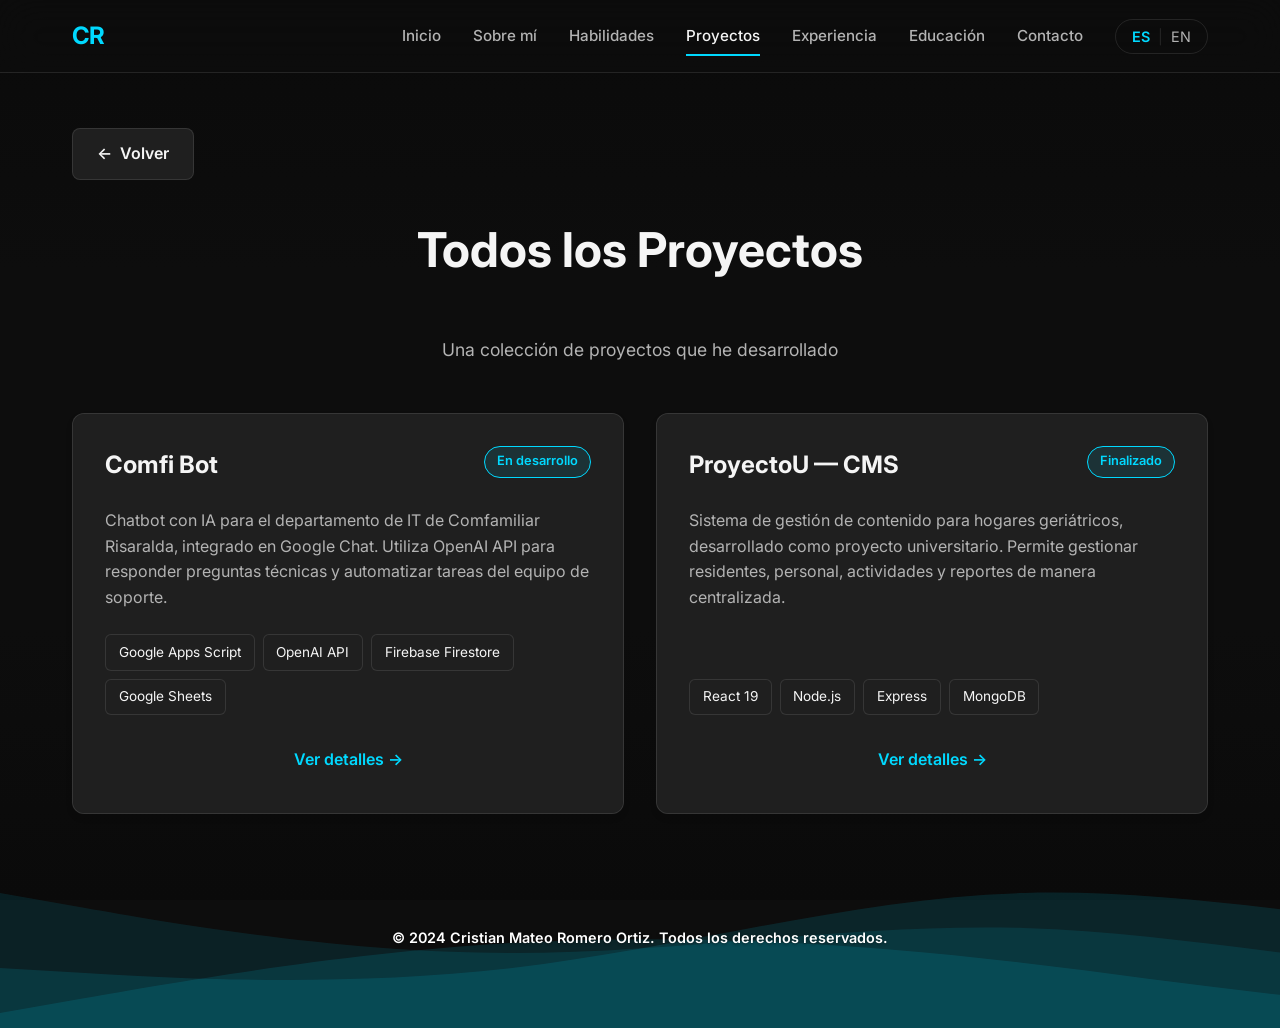
<file: projects/index.html>
<!DOCTYPE html>
<html lang="es">
<head>
    <!-- Google tag (gtag.js) -->
    <script async src="https://www.googletagmanager.com/gtag/js?id=G-EN94PYY3MG"></script>
    <script>
      window.dataLayer = window.dataLayer || [];
      function gtag(){dataLayer.push(arguments);}
      gtag('js', new Date());

      gtag('config', 'G-EN94PYY3MG');
    </script>

    <meta charset="UTF-8">
    <meta name="viewport" content="width=device-width, initial-scale=1.0">
    <title>Proyectos — Cristian Romero</title>
    <link rel="stylesheet" href="../style.css">
    <link rel="preconnect" href="https://fonts.googleapis.com">
    <link rel="preconnect" href="https://fonts.gstatic.com" crossorigin>
    <link href="https://fonts.googleapis.com/css2?family=Inter:wght@300;400;500;600;700&display=swap" rel="stylesheet">
</head>
<body>
    <!-- Navbar fija -->
    <header class="navbar">
        <div class="container">
            <a href="../index.html" class="logo">CR</a>

            <button class="menu-toggle" aria-label="Toggle menu">
                <span></span>
                <span></span>
                <span></span>
            </button>

            <nav class="nav-menu">
                <a href="../index.html#hero" class="nav-link" data-es="Inicio" data-en="Home">Inicio</a>
                <a href="../index.html#about" class="nav-link" data-es="Sobre mí" data-en="About">Sobre mí</a>
                <a href="../index.html#skills" class="nav-link" data-es="Habilidades" data-en="Skills">Habilidades</a>
                <a href="../index.html#projects" class="nav-link active" data-es="Proyectos" data-en="Projects">Proyectos</a>
                <a href="../index.html#experience" class="nav-link" data-es="Experiencia" data-en="Experience">Experiencia</a>
                <a href="../index.html#education" class="nav-link" data-es="Educación" data-en="Education">Educación</a>
                <a href="../index.html#contact" class="nav-link" data-es="Contacto" data-en="Contact">Contacto</a>

                <button class="lang-toggle">
                    <span class="lang-option active" data-lang="es">ES</span>
                    <span class="lang-divider">|</span>
                    <span class="lang-option" data-lang="en">EN</span>
                </button>
            </nav>
        </div>
    </header>

    <!-- Projects Page -->
    <main class="project-detail">
        <div class="container">
            <a href="javascript:history.back()" class="back-button">
                <span>←</span>
                <span data-es="Volver" data-en="Back">Volver</span>
            </a>

            <div class="project-detail-header">
                <h1 class="section-title" data-es="Todos los Proyectos" data-en="All Projects">Todos los Proyectos</h1>
                <p style="color: var(--text-secondary); font-size: 1.1rem;"
                   data-es="Una colección de proyectos que he desarrollado"
                   data-en="A collection of projects I've developed">
                    Una colección de proyectos que he desarrollado
                </p>
            </div>

            <div class="projects-grid">
                <!-- Comfi Bot -->
                <article class="project-card fade-in">
                    <div class="project-header">
                        <h3>Comfi Bot</h3>
                        <span class="badge badge-status" data-es="En desarrollo" data-en="In progress">En desarrollo</span>
                    </div>
                    <p class="project-description"
                       data-es="Chatbot con IA para el departamento de IT de Comfamiliar Risaralda, integrado en Google Chat. Utiliza OpenAI API para responder preguntas técnicas y automatizar tareas del equipo de soporte."
                       data-en="AI-powered chatbot for Comfamiliar Risaralda's IT department, integrated with Google Chat. Uses OpenAI API to answer technical questions and automate support team tasks.">
                        Chatbot con IA para el departamento de IT de Comfamiliar Risaralda, integrado en Google Chat. Utiliza OpenAI API para responder preguntas técnicas y automatizar tareas del equipo de soporte.
                    </p>
                    <div class="project-tags">
                        <span class="tag tag-sm">Google Apps Script</span>
                        <span class="tag tag-sm">OpenAI API</span>
                        <span class="tag tag-sm">Firebase Firestore</span>
                        <span class="tag tag-sm">Google Sheets</span>
                    </div>
                    <a href="comfi-bot.html" class="btn btn-text" data-es="Ver detalles →" data-en="View details →">Ver detalles →</a>
                </article>

                <!-- ProyectoU -->
<article class="project-card fade-in" data-warmup-url="https://proyectou-backend.onrender.com/api/auth/health">
                    <div class="project-header">
                        <h3>ProyectoU — CMS</h3>
                        <span class="badge badge-status" data-es="Finalizado" data-en="Completed">Finalizado</span>
                    </div>
                    <p class="project-description"
                       data-es="Sistema de gestión de contenido para hogares geriátricos, desarrollado como proyecto universitario. Permite gestionar residentes, personal, actividades y reportes de manera centralizada."
                       data-en="Content management system for nursing homes, developed as a university project. Allows centralized management of residents, staff, activities and reports.">
                        Sistema de gestión de contenido para hogares geriátricos, desarrollado como proyecto universitario. Permite gestionar residentes, personal, actividades y reportes de manera centralizada.
                    </p>
                    <div class="project-tags">
                        <span class="tag tag-sm">React 19</span>
                        <span class="tag tag-sm">Node.js</span>
                        <span class="tag tag-sm">Express</span>
                        <span class="tag tag-sm">MongoDB</span>
                    </div>
                    <a href="proyectou.html" class="btn btn-text" data-es="Ver detalles →" data-en="View details →">Ver detalles →</a>
                </article>
            </div>
        </div>
    </main>

    <!-- Footer -->
    <footer class="footer">
        <!-- Animated Waves -->
        <div class="waves">
            <svg class="wave" xmlns="http://www.w3.org/2000/svg" viewBox="0 0 1440 320" preserveAspectRatio="none">
                <path fill="rgba(0, 217, 255, 0.1)" d="M0,96L48,112C96,128,192,160,288,160C384,160,480,128,576,133.3C672,139,768,181,864,181.3C960,181,1056,139,1152,122.7C1248,107,1344,117,1392,122.7L1440,128L1440,320L1392,320C1344,320,1248,320,1152,320C1056,320,960,320,864,320C768,320,672,320,576,320C480,320,384,320,288,320C192,320,96,320,48,320L0,320Z"></path>
            </svg>
            <svg class="wave wave2" xmlns="http://www.w3.org/2000/svg" viewBox="0 0 1440 320" preserveAspectRatio="none">
                <path fill="rgba(0, 217, 255, 0.15)" d="M0,192L48,197.3C96,203,192,213,288,192C384,171,480,117,576,112C672,107,768,149,864,154.7C960,160,1056,128,1152,133.3C1248,139,1344,181,1392,202.7L1440,224L1440,320L1392,320C1344,320,1248,320,1152,320C1056,320,960,320,864,320C768,320,672,320,576,320C480,320,384,320,288,320C192,320,96,320,48,320L0,320Z"></path>
            </svg>
            <svg class="wave wave3" xmlns="http://www.w3.org/2000/svg" viewBox="0 0 1440 320" preserveAspectRatio="none">
                <path fill="rgba(0, 217, 255, 0.2)" d="M0,256L48,240C96,224,192,192,288,181.3C384,171,480,181,576,202.7C672,224,768,256,864,250.7C960,245,1056,203,1152,186.7C1248,171,1344,181,1392,186.7L1440,192L1440,320L1392,320C1344,320,1248,320,1152,320C1056,320,960,320,864,320C768,320,672,320,576,320C480,320,384,320,288,320C192,320,96,320,48,320L0,320Z"></path>
            </svg>
        </div>

        <div class="container footer-content">
            <p data-es="© 2024 Cristian Mateo Romero Ortiz. Todos los derechos reservados."
               data-en="© 2024 Cristian Mateo Romero Ortiz. All rights reserved.">
                © 2024 Cristian Mateo Romero Ortiz. Todos los derechos reservados.
            </p>
        </div>
    </footer>

    <script src="../script.js"></script>
</body>
</html>
</file>
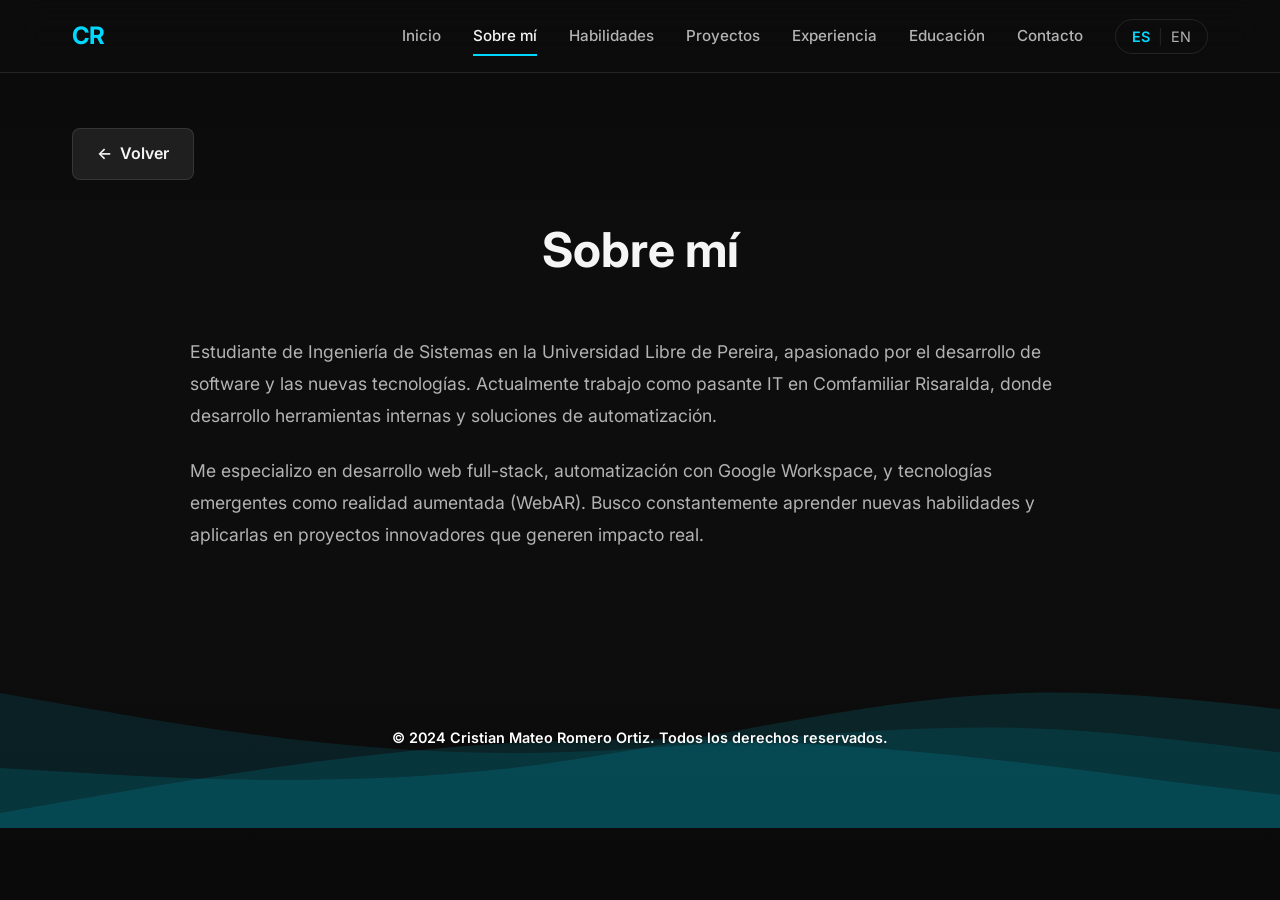
<file: pages/about.html>
<!DOCTYPE html>
<html lang="es">
<head>
    <!-- Google tag (gtag.js) -->
    <script async src="https://www.googletagmanager.com/gtag/js?id=G-EN94PYY3MG"></script>
    <script>
      window.dataLayer = window.dataLayer || [];
      function gtag(){dataLayer.push(arguments);}
      gtag('js', new Date());

      gtag('config', 'G-EN94PYY3MG');
    </script>

    <meta charset="UTF-8">
    <meta name="viewport" content="width=device-width, initial-scale=1.0">
    <title>Sobre mí — Cristian Romero</title>
    <link rel="stylesheet" href="../style.css">
    <link rel="preconnect" href="https://fonts.googleapis.com">
    <link rel="preconnect" href="https://fonts.gstatic.com" crossorigin>
    <link href="https://fonts.googleapis.com/css2?family=Inter:wght@300;400;500;600;700&display=swap" rel="stylesheet">
</head>
<body>
    <!-- Navbar fija -->
    <header class="navbar">
        <div class="container">
            <a href="../index.html" class="logo">CR</a>

            <button class="menu-toggle" aria-label="Toggle menu">
                <span></span>
                <span></span>
                <span></span>
            </button>

            <nav class="nav-menu">
                <a href="../index.html#hero" class="nav-link" data-es="Inicio" data-en="Home">Inicio</a>
                <a href="../index.html#about" class="nav-link active" data-es="Sobre mí" data-en="About">Sobre mí</a>
                <a href="../index.html#skills" class="nav-link" data-es="Habilidades" data-en="Skills">Habilidades</a>
                <a href="../index.html#projects" class="nav-link" data-es="Proyectos" data-en="Projects">Proyectos</a>
                <a href="../index.html#experience" class="nav-link" data-es="Experiencia" data-en="Experience">Experiencia</a>
                <a href="../index.html#education" class="nav-link" data-es="Educación" data-en="Education">Educación</a>
                <a href="../index.html#contact" class="nav-link" data-es="Contacto" data-en="Contact">Contacto</a>

                <button class="lang-toggle">
                    <span class="lang-option active" data-lang="es">ES</span>
                    <span class="lang-divider">|</span>
                    <span class="lang-option" data-lang="en">EN</span>
                </button>
            </nav>
        </div>
    </header>

    <!-- About Page -->
    <main class="project-detail">
        <div class="container">
            <a href="javascript:history.back()" class="back-button">
                <span>←</span>
                <span data-es="Volver" data-en="Back">Volver</span>
            </a>

            <section class="project-section">
                <h1 class="section-title" data-es="Sobre mí" data-en="About me">Sobre mí</h1>
                <div class="about-content fade-in">
                    <p data-es="Estudiante de Ingeniería de Sistemas en la Universidad Libre de Pereira, apasionado por el desarrollo de software y las nuevas tecnologías. Actualmente trabajo como pasante IT en Comfamiliar Risaralda, donde desarrollo herramientas internas y soluciones de automatización."
                       data-en="Systems Engineering student at Universidad Libre de Pereira, passionate about software development and new technologies. Currently working as an IT intern at Comfamiliar Risaralda, where I develop internal tools and automation solutions.">
                        Estudiante de Ingeniería de Sistemas en la Universidad Libre de Pereira, apasionado por el desarrollo de software y las nuevas tecnologías. Actualmente trabajo como pasante IT en Comfamiliar Risaralda, donde desarrollo herramientas internas y soluciones de automatización.
                    </p>
                    <p data-es="Me especializo en desarrollo web full-stack, automatización con Google Workspace, y tecnologías emergentes como realidad aumentada (WebAR). Busco constantemente aprender nuevas habilidades y aplicarlas en proyectos innovadores que generen impacto real."
                       data-en="I specialize in full-stack web development, automation with Google Workspace, and emerging technologies like augmented reality (WebAR). I'm constantly seeking to learn new skills and apply them in innovative projects that generate real impact.">
                        Me especializo en desarrollo web full-stack, automatización con Google Workspace, y tecnologías emergentes como realidad aumentada (WebAR). Busco constantemente aprender nuevas habilidades y aplicarlas en proyectos innovadores que generen impacto real.
                    </p>
                </div>
            </section>
        </div>
    </main>

    <!-- Footer -->
    <footer class="footer">
        <!-- Animated Waves -->
        <div class="waves">
            <svg class="wave" xmlns="http://www.w3.org/2000/svg" viewBox="0 0 1440 320" preserveAspectRatio="none">
                <path fill="rgba(0, 217, 255, 0.1)" d="M0,96L48,112C96,128,192,160,288,160C384,160,480,128,576,133.3C672,139,768,181,864,181.3C960,181,1056,139,1152,122.7C1248,107,1344,117,1392,122.7L1440,128L1440,320L1392,320C1344,320,1248,320,1152,320C1056,320,960,320,864,320C768,320,672,320,576,320C480,320,384,320,288,320C192,320,96,320,48,320L0,320Z"></path>
            </svg>
            <svg class="wave wave2" xmlns="http://www.w3.org/2000/svg" viewBox="0 0 1440 320" preserveAspectRatio="none">
                <path fill="rgba(0, 217, 255, 0.15)" d="M0,192L48,197.3C96,203,192,213,288,192C384,171,480,117,576,112C672,107,768,149,864,154.7C960,160,1056,128,1152,133.3C1248,139,1344,181,1392,202.7L1440,224L1440,320L1392,320C1344,320,1248,320,1152,320C1056,320,960,320,864,320C768,320,672,320,576,320C480,320,384,320,288,320C192,320,96,320,48,320L0,320Z"></path>
            </svg>
            <svg class="wave wave3" xmlns="http://www.w3.org/2000/svg" viewBox="0 0 1440 320" preserveAspectRatio="none">
                <path fill="rgba(0, 217, 255, 0.2)" d="M0,256L48,240C96,224,192,192,288,181.3C384,171,480,181,576,202.7C672,224,768,256,864,250.7C960,245,1056,203,1152,186.7C1248,171,1344,181,1392,186.7L1440,192L1440,320L1392,320C1344,320,1248,320,1152,320C1056,320,960,320,864,320C768,320,672,320,576,320C480,320,384,320,288,320C192,320,96,320,48,320L0,320Z"></path>
            </svg>
        </div>

        <div class="container footer-content">
            <p data-es="© 2024 Cristian Mateo Romero Ortiz. Todos los derechos reservados."
               data-en="© 2024 Cristian Mateo Romero Ortiz. All rights reserved.">
                © 2024 Cristian Mateo Romero Ortiz. Todos los derechos reservados.
            </p>
        </div>
    </footer>

    <script src="../script.js"></script>
</body>
</html>
</file>
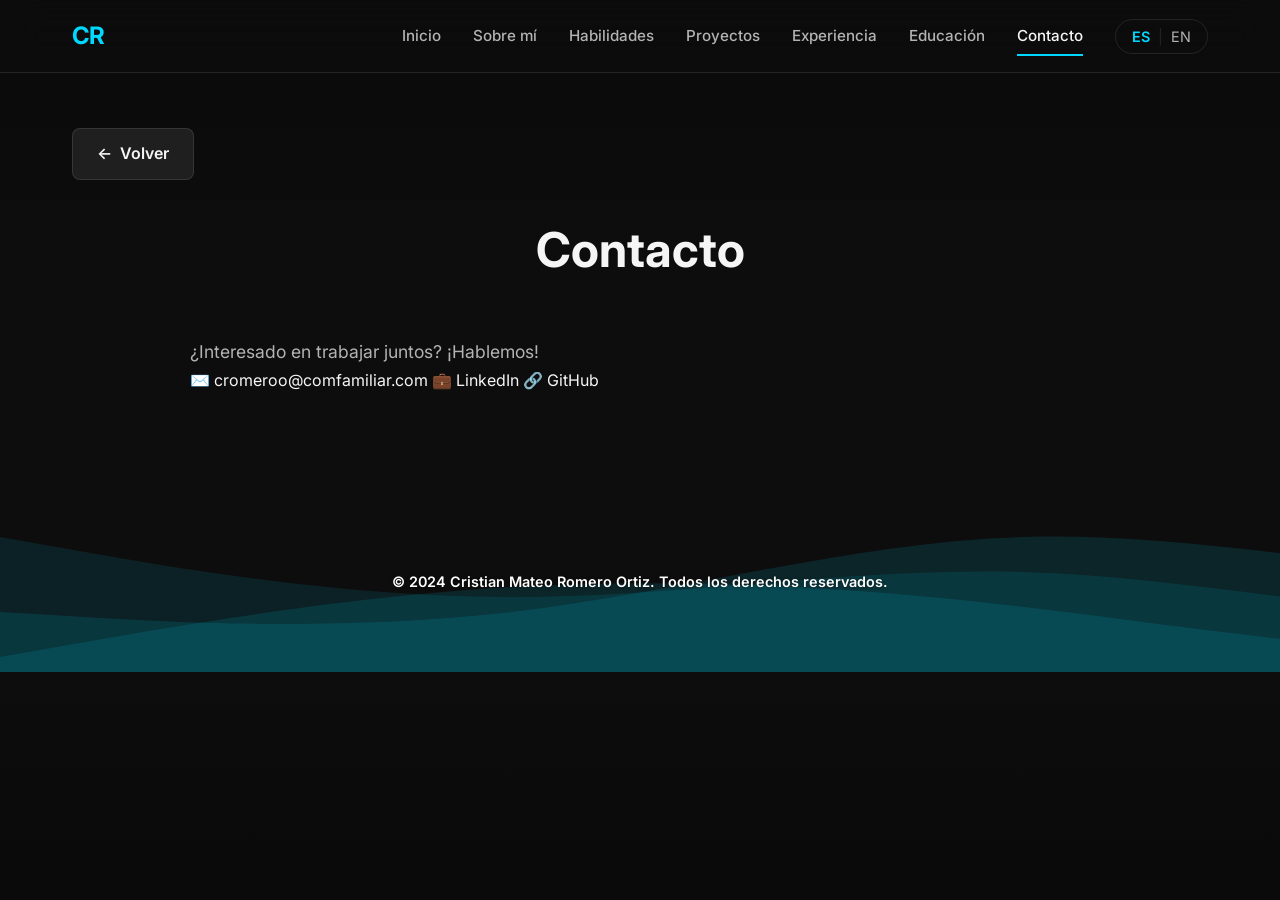
<file: pages/contact.html>
<!DOCTYPE html>
<html lang="es">
<head>
    <!-- Google tag (gtag.js) -->
    <script async src="https://www.googletagmanager.com/gtag/js?id=G-EN94PYY3MG"></script>
    <script>
      window.dataLayer = window.dataLayer || [];
      function gtag(){dataLayer.push(arguments);}
      gtag('js', new Date());

      gtag('config', 'G-EN94PYY3MG');
    </script>

    <meta charset="UTF-8">
    <meta name="viewport" content="width=device-width, initial-scale=1.0">
    <title>Contacto — Cristian Romero</title>
    <link rel="stylesheet" href="../style.css">
    <link rel="preconnect" href="https://fonts.googleapis.com">
    <link rel="preconnect" href="https://fonts.gstatic.com" crossorigin>
    <link href="https://fonts.googleapis.com/css2?family=Inter:wght@300;400;500;600;700&display=swap" rel="stylesheet">
</head>
<body>
    <!-- Navbar fija -->
    <header class="navbar">
        <div class="container">
            <a href="../index.html" class="logo">CR</a>

            <button class="menu-toggle" aria-label="Toggle menu">
                <span></span>
                <span></span>
                <span></span>
            </button>

            <nav class="nav-menu">
                <a href="../index.html#hero" class="nav-link" data-es="Inicio" data-en="Home">Inicio</a>
                <a href="../index.html#about" class="nav-link" data-es="Sobre mí" data-en="About">Sobre mí</a>
                <a href="../index.html#skills" class="nav-link" data-es="Habilidades" data-en="Skills">Habilidades</a>
                <a href="../index.html#projects" class="nav-link" data-es="Proyectos" data-en="Projects">Proyectos</a>
                <a href="../index.html#experience" class="nav-link" data-es="Experiencia" data-en="Experience">Experiencia</a>
                <a href="../index.html#education" class="nav-link" data-es="Educación" data-en="Education">Educación</a>
                <a href="../index.html#contact" class="nav-link active" data-es="Contacto" data-en="Contact">Contacto</a>

                <button class="lang-toggle">
                    <span class="lang-option active" data-lang="es">ES</span>
                    <span class="lang-divider">|</span>
                    <span class="lang-option" data-lang="en">EN</span>
                </button>
            </nav>
        </div>
    </header>

    <!-- Contact Page -->
    <main class="project-detail">
        <div class="container">
            <a href="javascript:history.back()" class="back-button">
                <span>←</span>
                <span data-es="Volver" data-en="Back">Volver</span>
            </a>

            <section class="project-section">
                <h1 class="section-title" data-es="Contacto" data-en="Contact">Contacto</h1>
                <div class="contact-content fade-in">
                    <p class="contact-intro" data-es="¿Interesado en trabajar juntos? ¡Hablemos!"
                       data-en="Interested in working together? Let's talk!">
                        ¿Interesado en trabajar juntos? ¡Hablemos!
                    </p>
                    <div class="contact-links">
                        <a href="mailto:cromeroo@comfamiliar.com" class="contact-link">
                            <span class="contact-icon">✉️</span>
                            cromeroo@comfamiliar.com
                        </a>
                        <a href="#" class="contact-link" target="_blank" rel="noopener noreferrer">
                            <span class="contact-icon">💼</span>
                            LinkedIn
                        </a>
                        <a href="#" class="contact-link" target="_blank" rel="noopener noreferrer">
                            <span class="contact-icon">🔗</span>
                            GitHub
                        </a>
                    </div>
                </div>
            </section>
        </div>
    </main>

    <!-- Footer -->
    <footer class="footer">
        <!-- Animated Waves -->
        <div class="waves">
            <svg class="wave" xmlns="http://www.w3.org/2000/svg" viewBox="0 0 1440 320" preserveAspectRatio="none">
                <path fill="rgba(0, 217, 255, 0.1)" d="M0,96L48,112C96,128,192,160,288,160C384,160,480,128,576,133.3C672,139,768,181,864,181.3C960,181,1056,139,1152,122.7C1248,107,1344,117,1392,122.7L1440,128L1440,320L1392,320C1344,320,1248,320,1152,320C1056,320,960,320,864,320C768,320,672,320,576,320C480,320,384,320,288,320C192,320,96,320,48,320L0,320Z"></path>
            </svg>
            <svg class="wave wave2" xmlns="http://www.w3.org/2000/svg" viewBox="0 0 1440 320" preserveAspectRatio="none">
                <path fill="rgba(0, 217, 255, 0.15)" d="M0,192L48,197.3C96,203,192,213,288,192C384,171,480,117,576,112C672,107,768,149,864,154.7C960,160,1056,128,1152,133.3C1248,139,1344,181,1392,202.7L1440,224L1440,320L1392,320C1344,320,1248,320,1152,320C1056,320,960,320,864,320C768,320,672,320,576,320C480,320,384,320,288,320C192,320,96,320,48,320L0,320Z"></path>
            </svg>
            <svg class="wave wave3" xmlns="http://www.w3.org/2000/svg" viewBox="0 0 1440 320" preserveAspectRatio="none">
                <path fill="rgba(0, 217, 255, 0.2)" d="M0,256L48,240C96,224,192,192,288,181.3C384,171,480,181,576,202.7C672,224,768,256,864,250.7C960,245,1056,203,1152,186.7C1248,171,1344,181,1392,186.7L1440,192L1440,320L1392,320C1344,320,1248,320,1152,320C1056,320,960,320,864,320C768,320,672,320,576,320C480,320,384,320,288,320C192,320,96,320,48,320L0,320Z"></path>
            </svg>
        </div>

        <div class="container footer-content">
            <p data-es="© 2024 Cristian Mateo Romero Ortiz. Todos los derechos reservados."
               data-en="© 2024 Cristian Mateo Romero Ortiz. All rights reserved.">
                © 2024 Cristian Mateo Romero. Todos los derechos reservados.
            </p>
        </div>
    </footer>

    <script src="../script.js"></script>
</body>
</html>
</file>
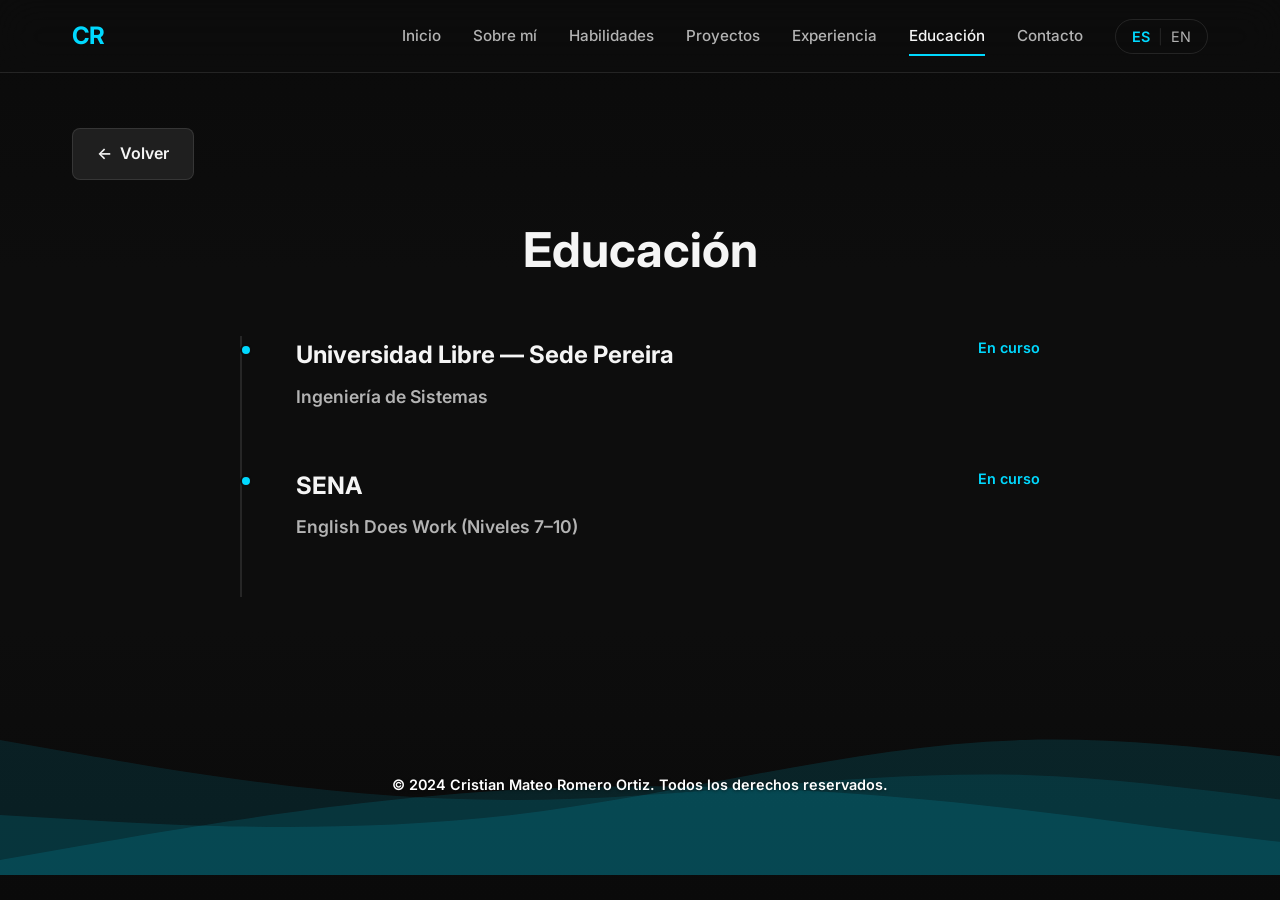
<file: pages/education.html>
<!DOCTYPE html>
<html lang="es">
<head>
    <!-- Google tag (gtag.js) -->
    <script async src="https://www.googletagmanager.com/gtag/js?id=G-EN94PYY3MG"></script>
    <script>
      window.dataLayer = window.dataLayer || [];
      function gtag(){dataLayer.push(arguments);}
      gtag('js', new Date());

      gtag('config', 'G-EN94PYY3MG');
    </script>

    <meta charset="UTF-8">
    <meta name="viewport" content="width=device-width, initial-scale=1.0">
    <title>Educación — Cristian Romero</title>
    <link rel="stylesheet" href="../style.css">
    <link rel="preconnect" href="https://fonts.googleapis.com">
    <link rel="preconnect" href="https://fonts.gstatic.com" crossorigin>
    <link href="https://fonts.googleapis.com/css2?family=Inter:wght@300;400;500;600;700&display=swap" rel="stylesheet">
</head>
<body>
    <!-- Navbar fija -->
    <header class="navbar">
        <div class="container">
            <a href="../index.html" class="logo">CR</a>

            <button class="menu-toggle" aria-label="Toggle menu">
                <span></span>
                <span></span>
                <span></span>
            </button>

            <nav class="nav-menu">
                <a href="../index.html#hero" class="nav-link" data-es="Inicio" data-en="Home">Inicio</a>
                <a href="../index.html#about" class="nav-link" data-es="Sobre mí" data-en="About">Sobre mí</a>
                <a href="../index.html#skills" class="nav-link" data-es="Habilidades" data-en="Skills">Habilidades</a>
                <a href="../index.html#projects" class="nav-link" data-es="Proyectos" data-en="Projects">Proyectos</a>
                <a href="../index.html#experience" class="nav-link" data-es="Experiencia" data-en="Experience">Experiencia</a>
                <a href="../index.html#education" class="nav-link active" data-es="Educación" data-en="Education">Educación</a>
                <a href="../index.html#contact" class="nav-link" data-es="Contacto" data-en="Contact">Contacto</a>

                <button class="lang-toggle">
                    <span class="lang-option active" data-lang="es">ES</span>
                    <span class="lang-divider">|</span>
                    <span class="lang-option" data-lang="en">EN</span>
                </button>
            </nav>
        </div>
    </header>

    <!-- Education Page -->
    <main class="project-detail">
        <div class="container">
            <a href="javascript:history.back()" class="back-button">
                <span>←</span>
                <span data-es="Volver" data-en="Back">Volver</span>
            </a>

            <section class="project-section">
                <h1 class="section-title" data-es="Educación" data-en="Education">Educación</h1>
                <div class="timeline fade-in">
                    <div class="timeline-item">
                        <div class="timeline-marker"></div>
                        <div class="timeline-content">
                            <div class="timeline-header">
                                <h3>Universidad Libre — Sede Pereira</h3>
                                <span class="timeline-date" data-es="En curso" data-en="In progress">En curso</span>
                            </div>
                            <h4 data-es="Ingeniería de Sistemas" data-en="Systems Engineering">Ingeniería de Sistemas</h4>
                        </div>
                    </div>
                    <div class="timeline-item">
                        <div class="timeline-marker"></div>
                        <div class="timeline-content">
                            <div class="timeline-header">
                                <h3>SENA</h3>
                                <span class="timeline-date" data-es="En curso" data-en="In progress">En curso</span>
                            </div>
                            <h4>English Does Work <span data-es="(Niveles 7–10)" data-en="(Levels 7–10)">(Niveles 7–10)</span></h4>
                        </div>
                    </div>
                </div>
            </section>
        </div>
    </main>

    <!-- Footer -->
    <footer class="footer">
        <!-- Animated Waves -->
        <div class="waves">
            <svg class="wave" xmlns="http://www.w3.org/2000/svg" viewBox="0 0 1440 320" preserveAspectRatio="none">
                <path fill="rgba(0, 217, 255, 0.1)" d="M0,96L48,112C96,128,192,160,288,160C384,160,480,128,576,133.3C672,139,768,181,864,181.3C960,181,1056,139,1152,122.7C1248,107,1344,117,1392,122.7L1440,128L1440,320L1392,320C1344,320,1248,320,1152,320C1056,320,960,320,864,320C768,320,672,320,576,320C480,320,384,320,288,320C192,320,96,320,48,320L0,320Z"></path>
            </svg>
            <svg class="wave wave2" xmlns="http://www.w3.org/2000/svg" viewBox="0 0 1440 320" preserveAspectRatio="none">
                <path fill="rgba(0, 217, 255, 0.15)" d="M0,192L48,197.3C96,203,192,213,288,192C384,171,480,117,576,112C672,107,768,149,864,154.7C960,160,1056,128,1152,133.3C1248,139,1344,181,1392,202.7L1440,224L1440,320L1392,320C1344,320,1248,320,1152,320C1056,320,960,320,864,320C768,320,672,320,576,320C480,320,384,320,288,320C192,320,96,320,48,320L0,320Z"></path>
            </svg>
            <svg class="wave wave3" xmlns="http://www.w3.org/2000/svg" viewBox="0 0 1440 320" preserveAspectRatio="none">
                <path fill="rgba(0, 217, 255, 0.2)" d="M0,256L48,240C96,224,192,192,288,181.3C384,171,480,181,576,202.7C672,224,768,256,864,250.7C960,245,1056,203,1152,186.7C1248,171,1344,181,1392,186.7L1440,192L1440,320L1392,320C1344,320,1248,320,1152,320C1056,320,960,320,864,320C768,320,672,320,576,320C480,320,384,320,288,320C192,320,96,320,48,320L0,320Z"></path>
            </svg>
        </div>

        <div class="container footer-content">
            <p data-es="© 2024 Cristian Mateo Romero Ortiz. Todos los derechos reservados."
               data-en="© 2024 Cristian Mateo Romero Ortiz. All rights reserved.">
                © 2024 Cristian Mateo Romero Ortiz. Todos los derechos reservados.
            </p>
        </div>
    </footer>

    <script src="../script.js"></script>
</body>
</html>
</file>
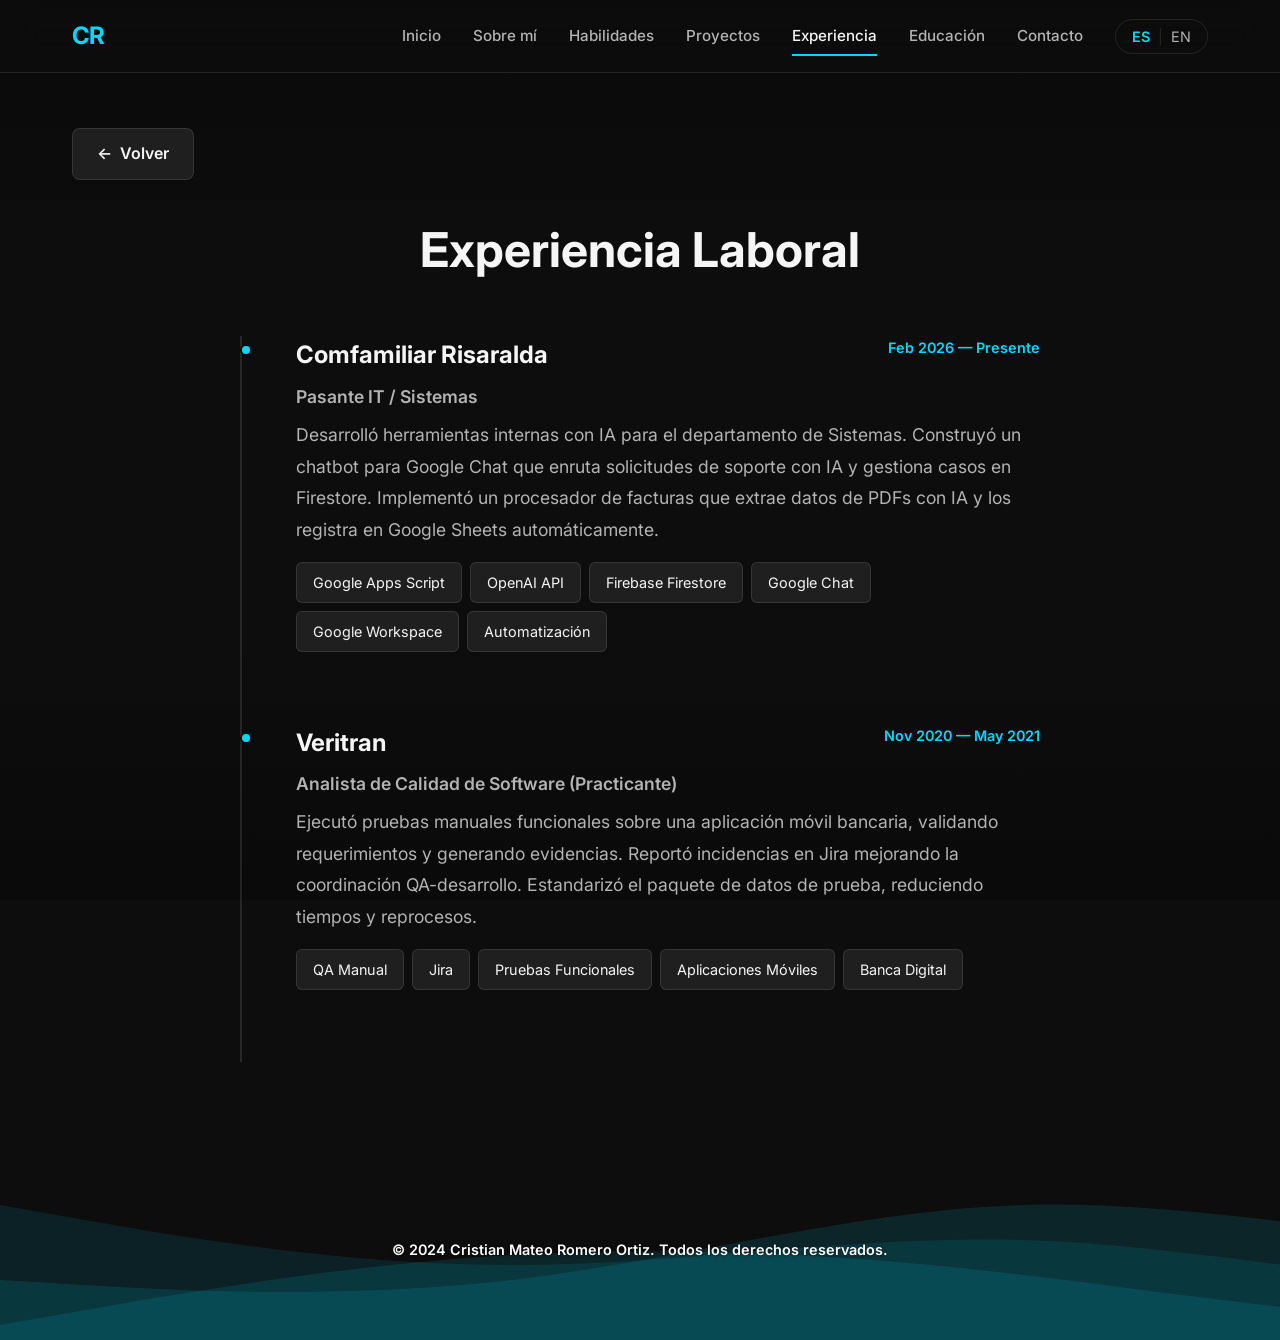
<file: pages/experience.html>
<!DOCTYPE html>
<html lang="es">
<head>
    <!-- Google tag (gtag.js) -->
    <script async src="https://www.googletagmanager.com/gtag/js?id=G-EN94PYY3MG"></script>
    <script>
      window.dataLayer = window.dataLayer || [];
      function gtag(){dataLayer.push(arguments);}
      gtag('js', new Date());

      gtag('config', 'G-EN94PYY3MG');
    </script>

    <meta charset="UTF-8">
    <meta name="viewport" content="width=device-width, initial-scale=1.0">
    <title>Experiencia — Cristian Romero</title>
    <link rel="stylesheet" href="../style.css">
    <link rel="preconnect" href="https://fonts.googleapis.com">
    <link rel="preconnect" href="https://fonts.gstatic.com" crossorigin>
    <link href="https://fonts.googleapis.com/css2?family=Inter:wght@300;400;500;600;700&display=swap" rel="stylesheet">
</head>
<body>
    <!-- Navbar fija -->
    <header class="navbar">
        <div class="container">
            <a href="../index.html" class="logo">CR</a>

            <button class="menu-toggle" aria-label="Toggle menu">
                <span></span>
                <span></span>
                <span></span>
            </button>

            <nav class="nav-menu">
                <a href="../index.html#hero" class="nav-link" data-es="Inicio" data-en="Home">Inicio</a>
                <a href="../index.html#about" class="nav-link" data-es="Sobre mí" data-en="About">Sobre mí</a>
                <a href="../index.html#skills" class="nav-link" data-es="Habilidades" data-en="Skills">Habilidades</a>
                <a href="../index.html#projects" class="nav-link" data-es="Proyectos" data-en="Projects">Proyectos</a>
                <a href="../index.html#experience" class="nav-link active" data-es="Experiencia" data-en="Experience">Experiencia</a>
                <a href="../index.html#education" class="nav-link" data-es="Educación" data-en="Education">Educación</a>
                <a href="../index.html#contact" class="nav-link" data-es="Contacto" data-en="Contact">Contacto</a>

                <button class="lang-toggle">
                    <span class="lang-option active" data-lang="es">ES</span>
                    <span class="lang-divider">|</span>
                    <span class="lang-option" data-lang="en">EN</span>
                </button>
            </nav>
        </div>
    </header>

    <!-- Experience Page -->
    <main class="project-detail">
        <div class="container">
            <a href="javascript:history.back()" class="back-button">
                <span>←</span>
                <span data-es="Volver" data-en="Back">Volver</span>
            </a>

            <section class="project-section">
                <h1 class="section-title" data-es="Experiencia Laboral" data-en="Work Experience">Experiencia Laboral</h1>
                <div class="timeline fade-in">
                    <div class="timeline-item">
                        <div class="timeline-marker"></div>
                        <div class="timeline-content">
                            <div class="timeline-header">
                                <h3>Comfamiliar Risaralda</h3>
                                <span class="timeline-date"><span data-es="Feb 2026" data-en="Feb 2026">Feb 2026</span> — <span data-es="Presente" data-en="Present">Presente</span></span>
                            </div>
                            <h4 data-es="Pasante IT / Sistemas" data-en="IT / Systems Intern">Pasante IT / Sistemas</h4>
                            <p data-es="Desarrolló herramientas internas con IA para el departamento de Sistemas. Construyó un chatbot para Google Chat que enruta solicitudes de soporte con IA y gestiona casos en Firestore. Implementó un procesador de facturas que extrae datos de PDFs con IA y los registra en Google Sheets automáticamente."
                               data-en="Developed AI-powered internal tools for the Systems department. Built a chatbot for Google Chat that routes support requests with AI and manages cases in Firestore. Implemented an invoice processor that extracts data from PDFs with AI and automatically logs them to Google Sheets.">
                                Desarrolló herramientas internas con IA para el departamento de Sistemas. Construyó un chatbot para Google Chat que enruta solicitudes de soporte con IA y gestiona casos en Firestore. Implementó un procesador de facturas que extrae datos de PDFs con IA y los registra en Google Sheets automáticamente.
                            </p>
                            <div class="project-tags" style="margin-top: 1rem;">
                                <span class="tag">Google Apps Script</span>
                                <span class="tag">OpenAI API</span>
                                <span class="tag">Firebase Firestore</span>
                                <span class="tag">Google Chat</span>
                                <span class="tag">Google Workspace</span>
                                <span class="tag" data-es="Automatización" data-en="Automation">Automatización</span>
                            </div>
                        </div>
                    </div>
                    <div class="timeline-item">
                        <div class="timeline-marker"></div>
                        <div class="timeline-content">
                            <div class="timeline-header">
                                <h3>Veritran</h3>
                                <span class="timeline-date"><span data-es="Nov 2020" data-en="Nov 2020">Nov 2020</span> — <span data-es="May 2021" data-en="May 2021">May 2021</span></span>
                            </div>
                            <h4 data-es="Analista de Calidad de Software (Practicante)" data-en="Software Quality Analyst (Intern)">Analista de Calidad de Software (Practicante)</h4>
                            <p data-es="Ejecutó pruebas manuales funcionales sobre una aplicación móvil bancaria, validando requerimientos y generando evidencias. Reportó incidencias en Jira mejorando la coordinación QA-desarrollo. Estandarizó el paquete de datos de prueba, reduciendo tiempos y reprocesos."
                               data-en="Executed functional manual tests on a mobile banking application, validating requirements and generating evidence. Reported incidents in Jira improving QA-development coordination. Standardized the test data package, reducing time and rework.">
                                Ejecutó pruebas manuales funcionales sobre una aplicación móvil bancaria, validando requerimientos y generando evidencias. Reportó incidencias en Jira mejorando la coordinación QA-desarrollo. Estandarizó el paquete de datos de prueba, reduciendo tiempos y reprocesos.
                            </p>
                            <div class="project-tags" style="margin-top: 1rem;">
                                <span class="tag">QA Manual</span>
                                <span class="tag">Jira</span>
                                <span class="tag" data-es="Pruebas Funcionales" data-en="Functional Testing">Pruebas Funcionales</span>
                                <span class="tag" data-es="Aplicaciones Móviles" data-en="Mobile Applications">Aplicaciones Móviles</span>
                                <span class="tag" data-es="Banca Digital" data-en="Digital Banking">Banca Digital</span>
                            </div>
                        </div>
                    </div>
                </div>
            </section>
        </div>
    </main>

    <!-- Footer -->
    <footer class="footer">
        <!-- Animated Waves -->
        <div class="waves">
            <svg class="wave" xmlns="http://www.w3.org/2000/svg" viewBox="0 0 1440 320" preserveAspectRatio="none">
                <path fill="rgba(0, 217, 255, 0.1)" d="M0,96L48,112C96,128,192,160,288,160C384,160,480,128,576,133.3C672,139,768,181,864,181.3C960,181,1056,139,1152,122.7C1248,107,1344,117,1392,122.7L1440,128L1440,320L1392,320C1344,320,1248,320,1152,320C1056,320,960,320,864,320C768,320,672,320,576,320C480,320,384,320,288,320C192,320,96,320,48,320L0,320Z"></path>
            </svg>
            <svg class="wave wave2" xmlns="http://www.w3.org/2000/svg" viewBox="0 0 1440 320" preserveAspectRatio="none">
                <path fill="rgba(0, 217, 255, 0.15)" d="M0,192L48,197.3C96,203,192,213,288,192C384,171,480,117,576,112C672,107,768,149,864,154.7C960,160,1056,128,1152,133.3C1248,139,1344,181,1392,202.7L1440,224L1440,320L1392,320C1344,320,1248,320,1152,320C1056,320,960,320,864,320C768,320,672,320,576,320C480,320,384,320,288,320C192,320,96,320,48,320L0,320Z"></path>
            </svg>
            <svg class="wave wave3" xmlns="http://www.w3.org/2000/svg" viewBox="0 0 1440 320" preserveAspectRatio="none">
                <path fill="rgba(0, 217, 255, 0.2)" d="M0,256L48,240C96,224,192,192,288,181.3C384,171,480,181,576,202.7C672,224,768,256,864,250.7C960,245,1056,203,1152,186.7C1248,171,1344,181,1392,186.7L1440,192L1440,320L1392,320C1344,320,1248,320,1152,320C1056,320,960,320,864,320C768,320,672,320,576,320C480,320,384,320,288,320C192,320,96,320,48,320L0,320Z"></path>
            </svg>
        </div>

        <div class="container footer-content">
            <p data-es="© 2024 Cristian Mateo Romero Ortiz. Todos los derechos reservados."
               data-en="© 2024 Cristian Mateo Romero Ortiz. All rights reserved.">
                © 2024 Cristian Mateo Romero Ortiz. Todos los derechos reservados.
            </p>
        </div>
    </footer>

    <script src="../script.js"></script>
</body>
</html>
</file>
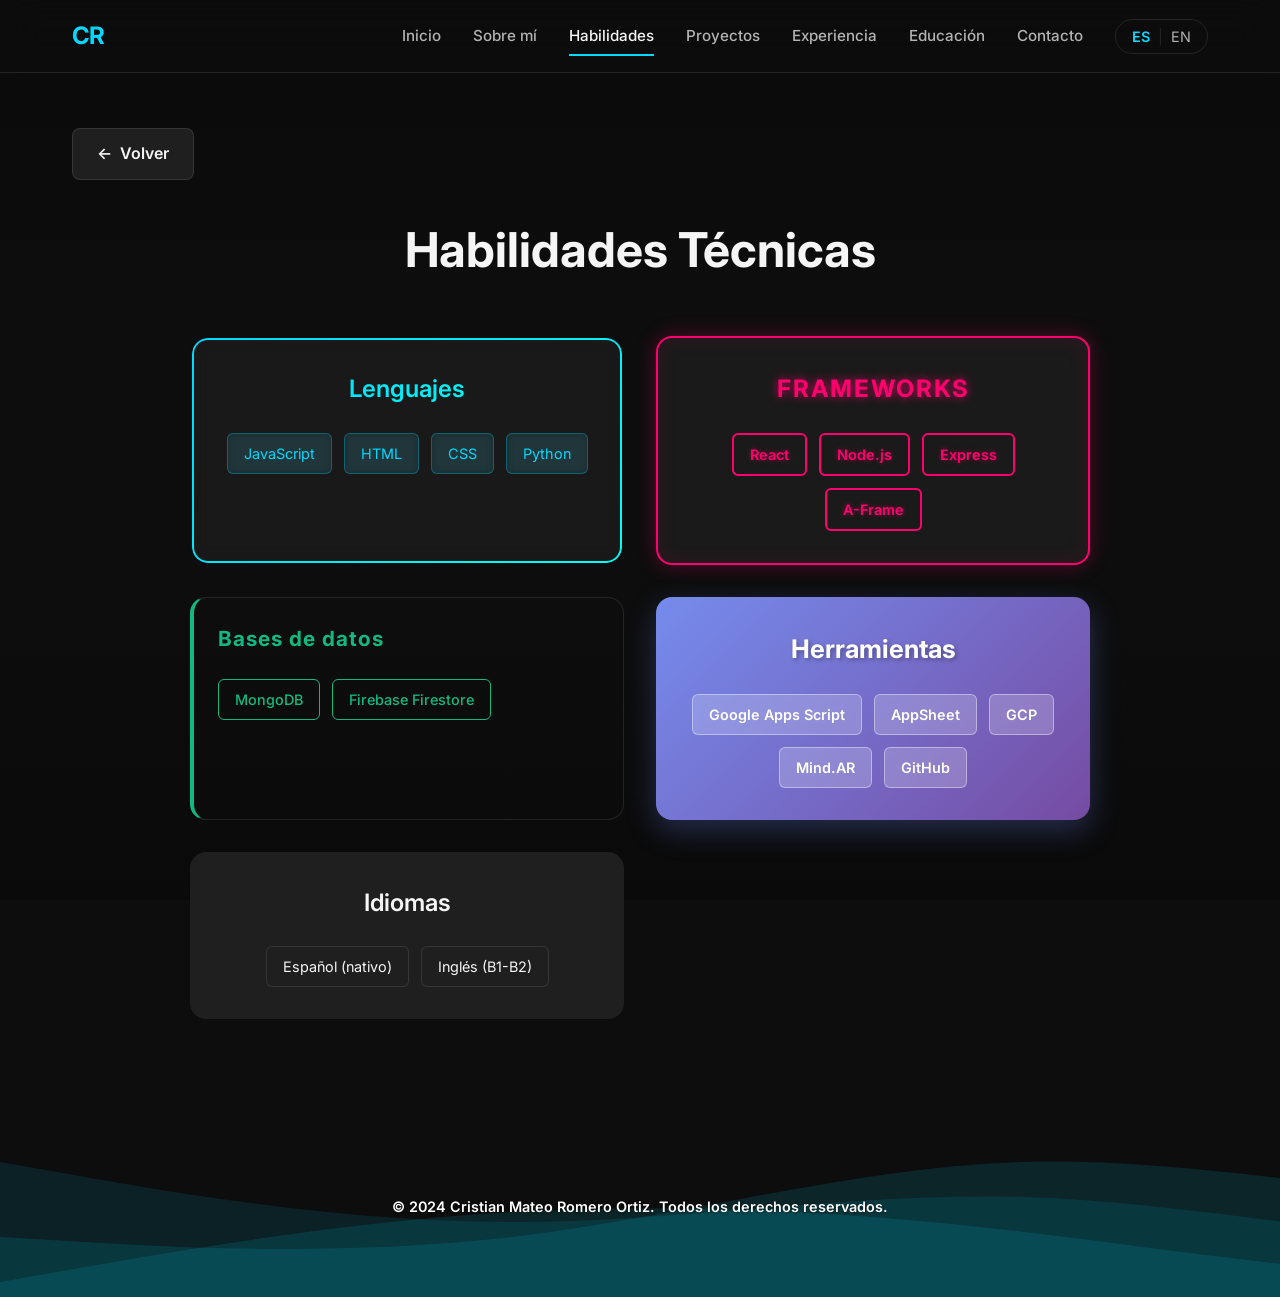
<file: pages/skills.html>
<!DOCTYPE html>
<html lang="es">
<head>
    <!-- Google tag (gtag.js) -->
    <script async src="https://www.googletagmanager.com/gtag/js?id=G-EN94PYY3MG"></script>
    <script>
      window.dataLayer = window.dataLayer || [];
      function gtag(){dataLayer.push(arguments);}
      gtag('js', new Date());

      gtag('config', 'G-EN94PYY3MG');
    </script>

    <meta charset="UTF-8">
    <meta name="viewport" content="width=device-width, initial-scale=1.0">
    <title>Habilidades — Cristian Romero</title>
    <link rel="stylesheet" href="../style.css">
    <link rel="preconnect" href="https://fonts.googleapis.com">
    <link rel="preconnect" href="https://fonts.gstatic.com" crossorigin>
    <link href="https://fonts.googleapis.com/css2?family=Inter:wght@300;400;500;600;700&display=swap" rel="stylesheet">
</head>
<body>
    <!-- Navbar fija -->
    <header class="navbar">
        <div class="container">
            <a href="../index.html" class="logo">CR</a>

            <button class="menu-toggle" aria-label="Toggle menu">
                <span></span>
                <span></span>
                <span></span>
            </button>

            <nav class="nav-menu">
                <a href="../index.html#hero" class="nav-link" data-es="Inicio" data-en="Home">Inicio</a>
                <a href="../index.html#about" class="nav-link" data-es="Sobre mí" data-en="About">Sobre mí</a>
                <a href="../index.html#skills" class="nav-link active" data-es="Habilidades" data-en="Skills">Habilidades</a>
                <a href="../index.html#projects" class="nav-link" data-es="Proyectos" data-en="Projects">Proyectos</a>
                <a href="../index.html#experience" class="nav-link" data-es="Experiencia" data-en="Experience">Experiencia</a>
                <a href="../index.html#education" class="nav-link" data-es="Educación" data-en="Education">Educación</a>
                <a href="../index.html#contact" class="nav-link" data-es="Contacto" data-en="Contact">Contacto</a>

                <button class="lang-toggle">
                    <span class="lang-option active" data-lang="es">ES</span>
                    <span class="lang-divider">|</span>
                    <span class="lang-option" data-lang="en">EN</span>
                </button>
            </nav>
        </div>
    </header>

    <!-- Skills Page -->
    <main class="project-detail">
        <div class="container">
            <a href="javascript:history.back()" class="back-button">
                <span>←</span>
                <span data-es="Volver" data-en="Back">Volver</span>
            </a>

            <section class="project-section">
                <h1 class="section-title" data-es="Habilidades Técnicas" data-en="Technical Skills">Habilidades Técnicas</h1>
                <div class="skills-grid fade-in">
                    <div class="skill-category">
                        <h3 data-es="Lenguajes" data-en="Languages">Lenguajes</h3>
                        <div class="skill-tags">
                            <span class="tag">JavaScript</span>
                            <span class="tag">HTML</span>
                            <span class="tag">CSS</span>
                            <span class="tag">Python</span>
                        </div>
                    </div>
                    <div class="skill-category">
                        <h3>Frameworks</h3>
                        <div class="skill-tags">
                            <span class="tag">React</span>
                            <span class="tag">Node.js</span>
                            <span class="tag">Express</span>
                            <span class="tag">A-Frame</span>
                        </div>
                    </div>
                    <div class="skill-category">
                        <h3 data-es="Bases de datos" data-en="Databases">Bases de datos</h3>
                        <div class="skill-tags">
                            <span class="tag">MongoDB</span>
                            <span class="tag">Firebase Firestore</span>
                        </div>
                    </div>
                    <div class="skill-category">
                        <h3 data-es="Herramientas" data-en="Tools">Herramientas</h3>
                        <div class="skill-tags">
                            <span class="tag">Google Apps Script</span>
                            <span class="tag">AppSheet</span>
                            <span class="tag">GCP</span>
                            <span class="tag">Mind.AR</span>
                            <span class="tag">GitHub</span>
                        </div>
                    </div>
                    <div class="skill-category">
                        <h3 data-es="Idiomas" data-en="Languages">Idiomas</h3>
                        <div class="skill-tags">
                            <span class="tag" data-es="Español (nativo)" data-en="Spanish (native)">Español (nativo)</span>
                            <span class="tag" data-es="Inglés (B1-B2)" data-en="English (B1-B2)">Inglés (B1-B2)</span>
                        </div>
                    </div>
                </div>
            </section>
        </div>
    </main>

    <!-- Footer -->
    <footer class="footer">
        <!-- Animated Waves -->
        <div class="waves">
            <svg class="wave" xmlns="http://www.w3.org/2000/svg" viewBox="0 0 1440 320" preserveAspectRatio="none">
                <path fill="rgba(0, 217, 255, 0.1)" d="M0,96L48,112C96,128,192,160,288,160C384,160,480,128,576,133.3C672,139,768,181,864,181.3C960,181,1056,139,1152,122.7C1248,107,1344,117,1392,122.7L1440,128L1440,320L1392,320C1344,320,1248,320,1152,320C1056,320,960,320,864,320C768,320,672,320,576,320C480,320,384,320,288,320C192,320,96,320,48,320L0,320Z"></path>
            </svg>
            <svg class="wave wave2" xmlns="http://www.w3.org/2000/svg" viewBox="0 0 1440 320" preserveAspectRatio="none">
                <path fill="rgba(0, 217, 255, 0.15)" d="M0,192L48,197.3C96,203,192,213,288,192C384,171,480,117,576,112C672,107,768,149,864,154.7C960,160,1056,128,1152,133.3C1248,139,1344,181,1392,202.7L1440,224L1440,320L1392,320C1344,320,1248,320,1152,320C1056,320,960,320,864,320C768,320,672,320,576,320C480,320,384,320,288,320C192,320,96,320,48,320L0,320Z"></path>
            </svg>
            <svg class="wave wave3" xmlns="http://www.w3.org/2000/svg" viewBox="0 0 1440 320" preserveAspectRatio="none">
                <path fill="rgba(0, 217, 255, 0.2)" d="M0,256L48,240C96,224,192,192,288,181.3C384,171,480,181,576,202.7C672,224,768,256,864,250.7C960,245,1056,203,1152,186.7C1248,171,1344,181,1392,186.7L1440,192L1440,320L1392,320C1344,320,1248,320,1152,320C1056,320,960,320,864,320C768,320,672,320,576,320C480,320,384,320,288,320C192,320,96,320,48,320L0,320Z"></path>
            </svg>
        </div>

        <div class="container footer-content">
            <p data-es="© 2024 Cristian Mateo Romero Ortiz. Todos los derechos reservados."
               data-en="© 2024 Cristian Mateo Romero Ortiz. All rights reserved.">
                © 2024 Cristian Mateo Romero Ortiz. Todos los derechos reservados.
            </p>
        </div>
    </footer>

    <script src="../script.js"></script>
</body>
</html>
</file>
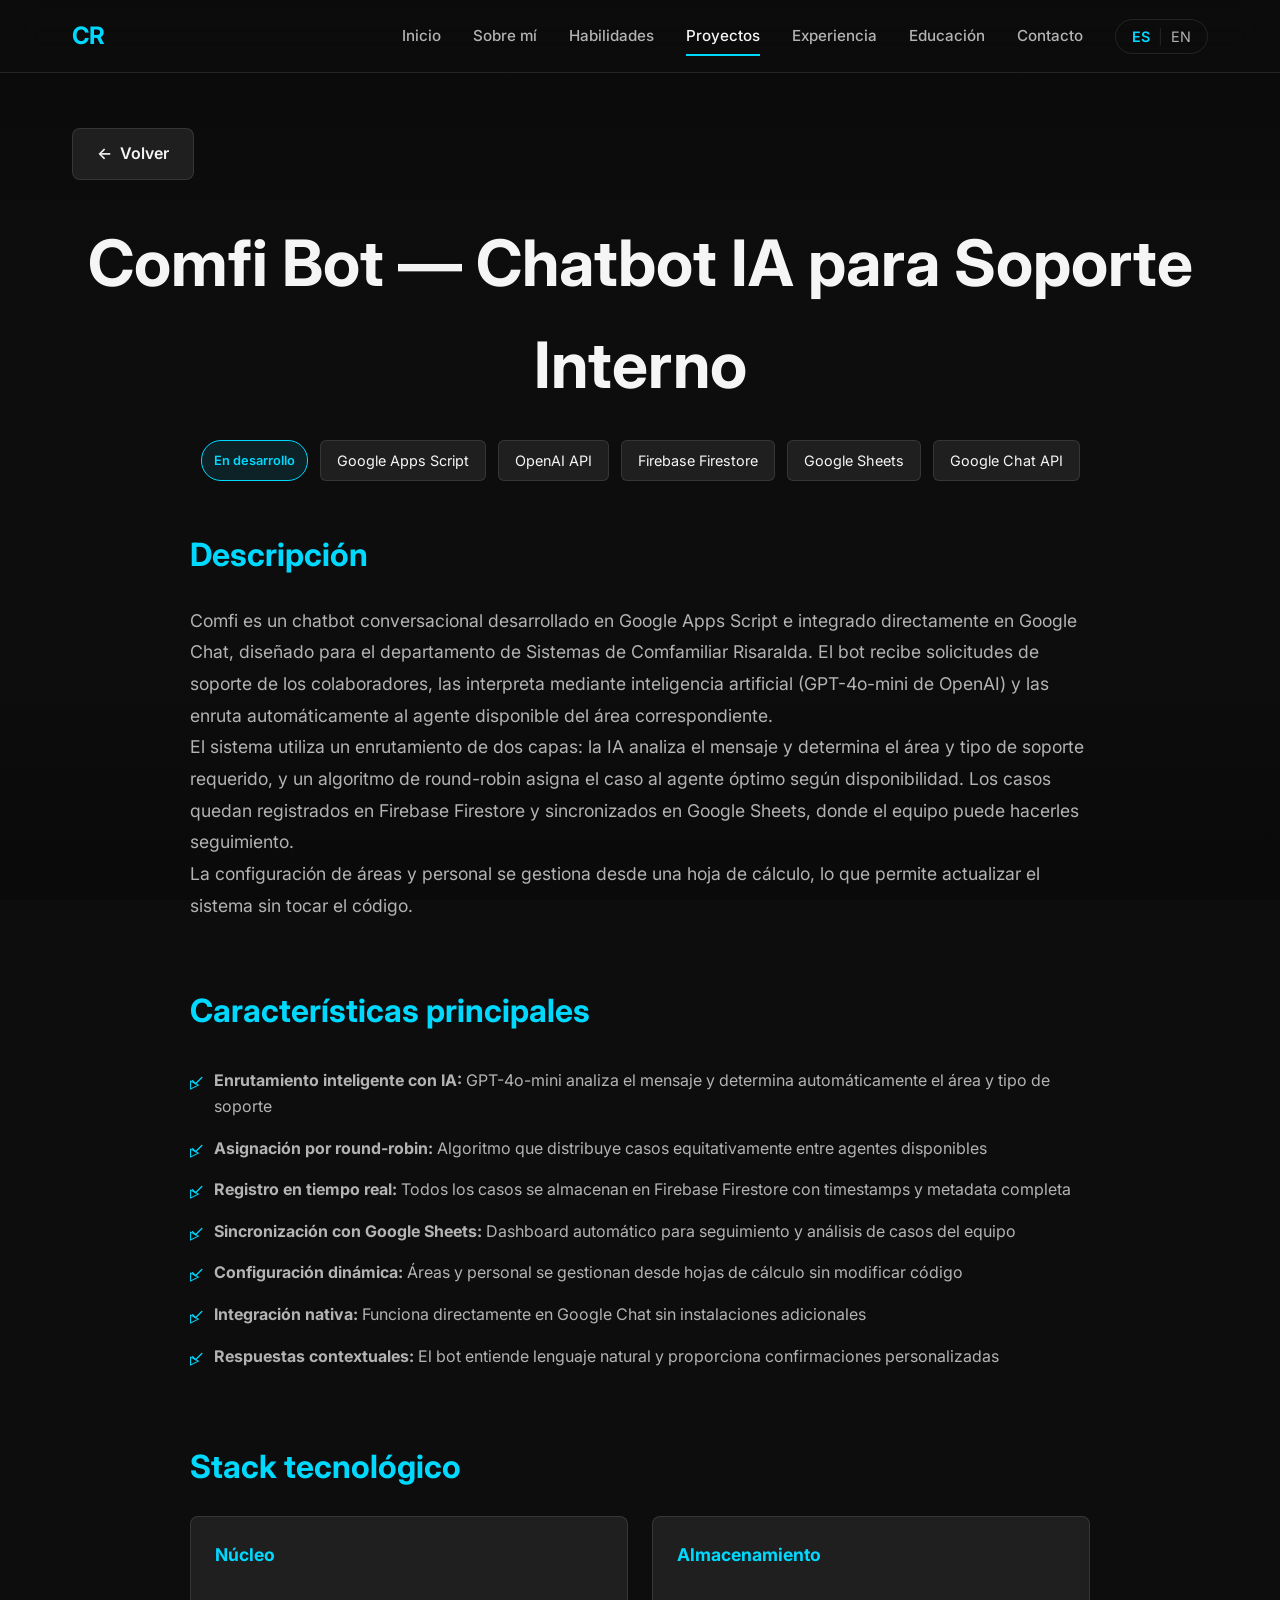
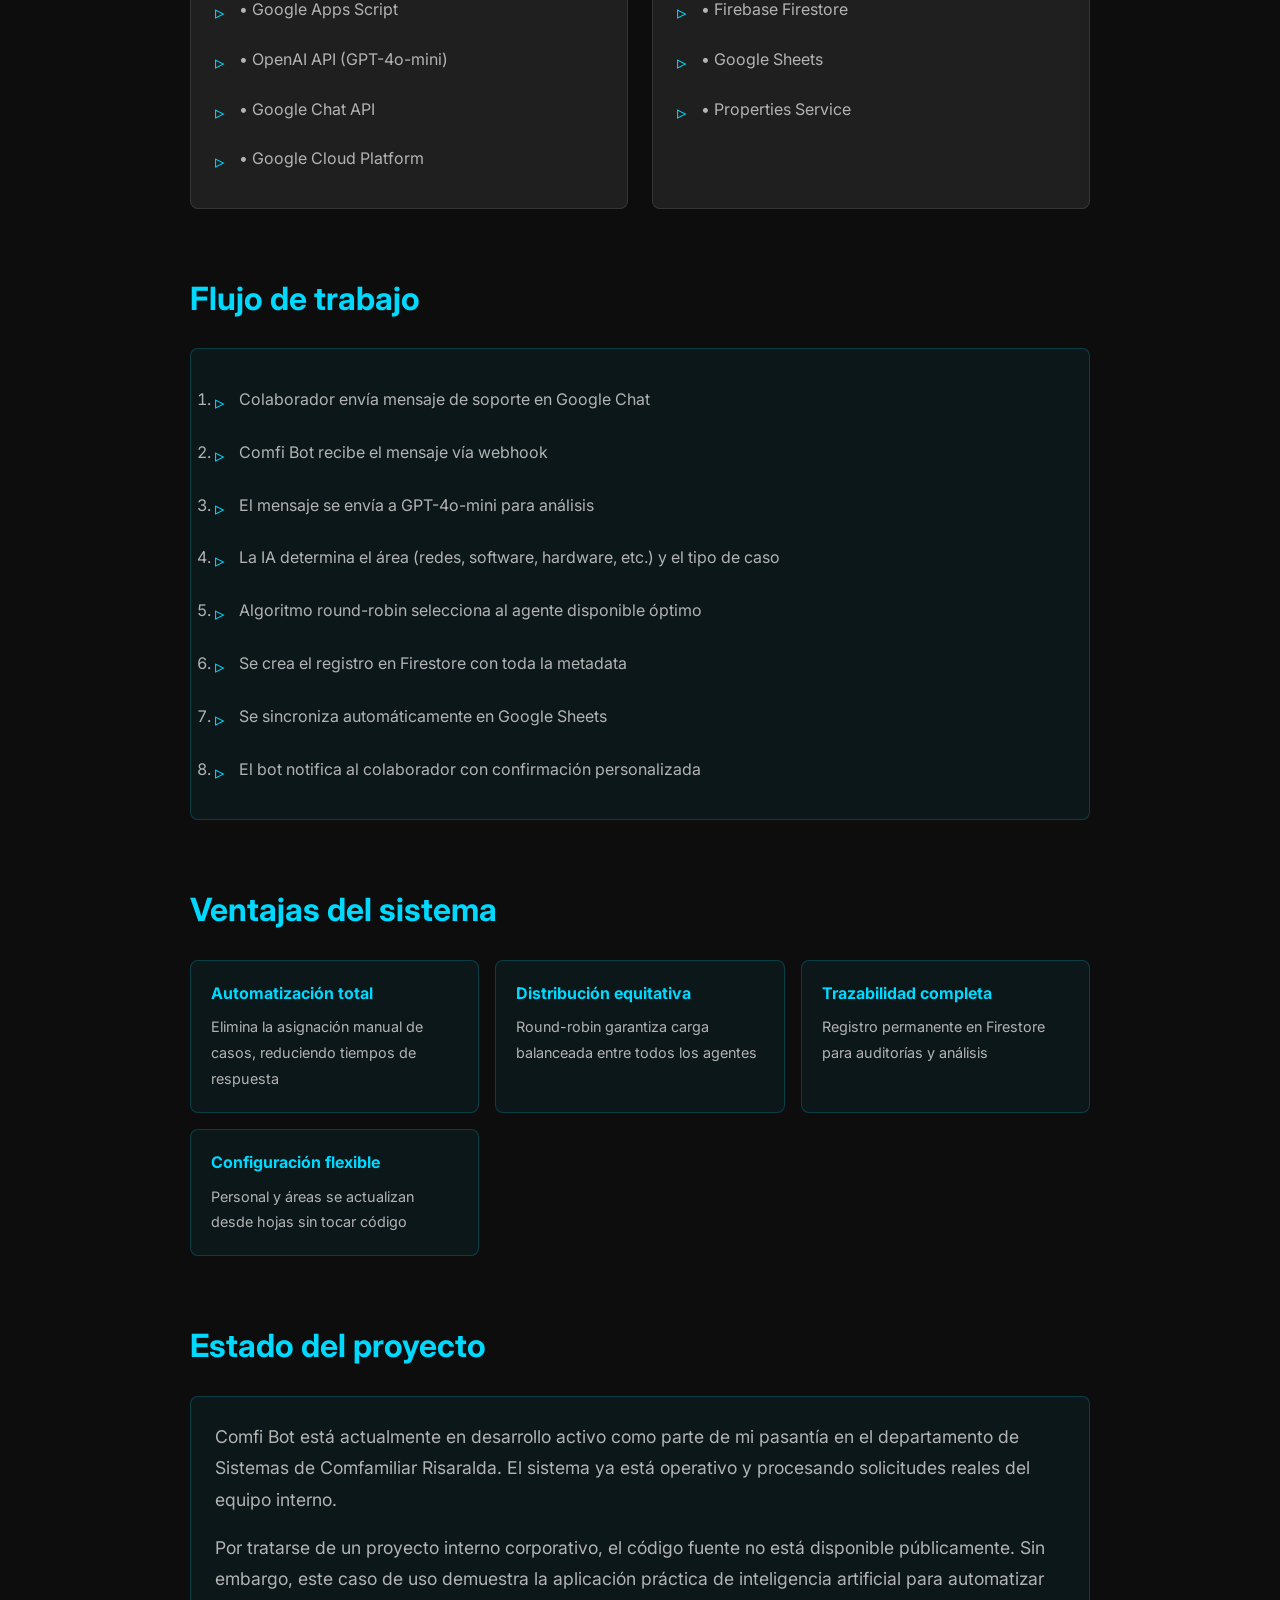
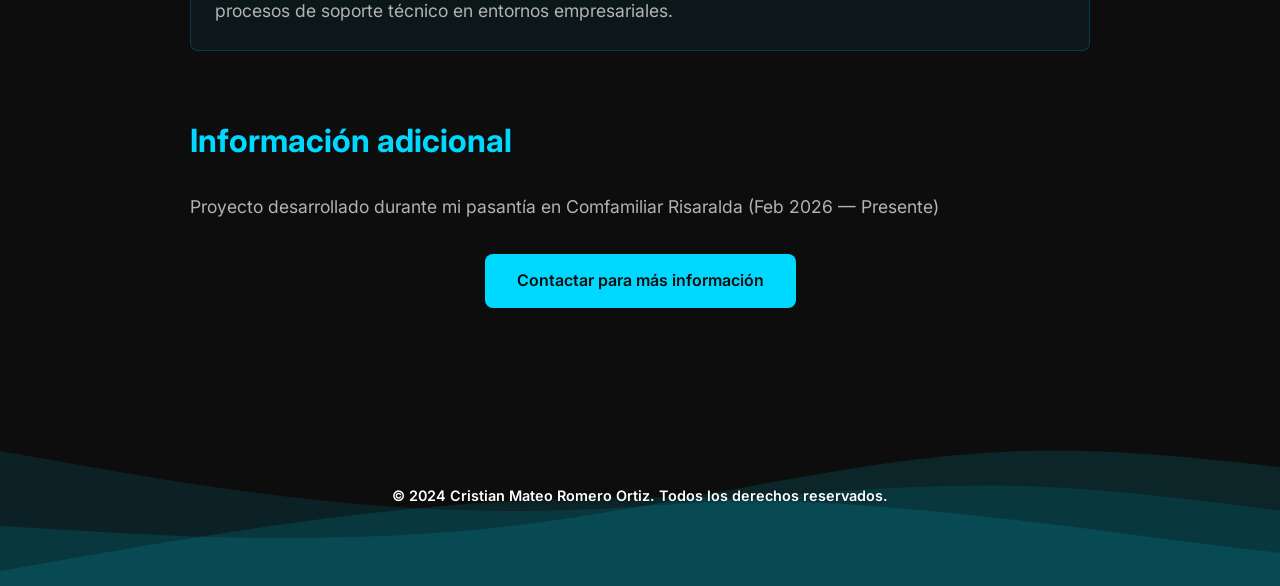
<file: projects/comfi-bot.html>
<!DOCTYPE html>
<html lang="es">
<head>
    <!-- Google tag (gtag.js) -->
    <script async src="https://www.googletagmanager.com/gtag/js?id=G-EN94PYY3MG"></script>
    <script>
      window.dataLayer = window.dataLayer || [];
      function gtag(){dataLayer.push(arguments);}
      gtag('js', new Date());

      gtag('config', 'G-EN94PYY3MG');
    </script>

    <meta charset="UTF-8">
    <meta name="viewport" content="width=device-width, initial-scale=1.0">
    <title>Comfi Bot — Cristian Romero</title>
    <link rel="stylesheet" href="../style.css">
    <link rel="preconnect" href="https://fonts.googleapis.com">
    <link rel="preconnect" href="https://fonts.gstatic.com" crossorigin>
    <link href="https://fonts.googleapis.com/css2?family=Inter:wght@300;400;500;600;700&display=swap" rel="stylesheet">
</head>
<body>
    <!-- Navbar fija -->
    <header class="navbar">
        <div class="container">
            <a href="../index.html" class="logo">CR</a>

            <button class="menu-toggle" aria-label="Toggle menu">
                <span></span>
                <span></span>
                <span></span>
            </button>

            <nav class="nav-menu">
                <a href="../index.html#hero" class="nav-link" data-es="Inicio" data-en="Home">Inicio</a>
                <a href="../index.html#about" class="nav-link" data-es="Sobre mí" data-en="About">Sobre mí</a>
                <a href="../index.html#skills" class="nav-link" data-es="Habilidades" data-en="Skills">Habilidades</a>
                <a href="../index.html#projects" class="nav-link active" data-es="Proyectos" data-en="Projects">Proyectos</a>
                <a href="../index.html#experience" class="nav-link" data-es="Experiencia" data-en="Experience">Experiencia</a>
                <a href="../index.html#education" class="nav-link" data-es="Educación" data-en="Education">Educación</a>
                <a href="../index.html#contact" class="nav-link" data-es="Contacto" data-en="Contact">Contacto</a>

                <button class="lang-toggle">
                    <span class="lang-option active" data-lang="es">ES</span>
                    <span class="lang-divider">|</span>
                    <span class="lang-option" data-lang="en">EN</span>
                </button>
            </nav>
        </div>
    </header>

    <!-- Project Detail -->
    <main class="project-detail">
        <div class="container">
            <a href="javascript:history.back()" class="back-button">
                <span>←</span>
                <span data-es="Volver" data-en="Back">Volver</span>
            </a>

            <div class="project-detail-header">
                <h1 class="project-detail-title">Comfi Bot — Chatbot IA para Soporte Interno</h1>

                <div class="project-badges">
                    <span class="badge badge-status" data-es="En desarrollo" data-en="In progress">En desarrollo</span>
                    <span class="tag">Google Apps Script</span>
                    <span class="tag">OpenAI API</span>
                    <span class="tag">Firebase Firestore</span>
                    <span class="tag">Google Sheets</span>
                    <span class="tag">Google Chat API</span>
                </div>
            </div>

            <!-- Descripción -->
            <section class="project-section fade-in">
                <h2 data-es="Descripción" data-en="Description">Descripción</h2>
                <p data-es="Comfi es un chatbot conversacional desarrollado en Google Apps Script e integrado directamente en Google Chat, diseñado para el departamento de Sistemas de Comfamiliar Risaralda. El bot recibe solicitudes de soporte de los colaboradores, las interpreta mediante inteligencia artificial (GPT-4o-mini de OpenAI) y las enruta automáticamente al agente disponible del área correspondiente."
                   data-en="Comfi is a conversational chatbot developed in Google Apps Script and integrated directly into Google Chat, designed for the Systems department of Comfamiliar Risaralda. The bot receives support requests from employees, interprets them using artificial intelligence (OpenAI's GPT-4o-mini), and automatically routes them to the available agent in the corresponding area.">
                    Comfi es un chatbot conversacional desarrollado en Google Apps Script e integrado directamente en Google Chat, diseñado para el departamento de Sistemas de Comfamiliar Risaralda. El bot recibe solicitudes de soporte de los colaboradores, las interpreta mediante inteligencia artificial (GPT-4o-mini de OpenAI) y las enruta automáticamente al agente disponible del área correspondiente.
                </p>
                <p data-es="El sistema utiliza un enrutamiento de dos capas: la IA analiza el mensaje y determina el área y tipo de soporte requerido, y un algoritmo de round-robin asigna el caso al agente óptimo según disponibilidad. Los casos quedan registrados en Firebase Firestore y sincronizados en Google Sheets, donde el equipo puede hacerles seguimiento."
                   data-en="The system uses two-layer routing: AI analyzes the message and determines the area and type of support required, and a round-robin algorithm assigns the case to the optimal agent based on availability. Cases are recorded in Firebase Firestore and synchronized to Google Sheets, where the team can track them.">
                    El sistema utiliza un enrutamiento de dos capas: la IA analiza el mensaje y determina el área y tipo de soporte requerido, y un algoritmo de round-robin asigna el caso al agente óptimo según disponibilidad. Los casos quedan registrados en Firebase Firestore y sincronizados en Google Sheets, donde el equipo puede hacerles seguimiento.
                </p>
                <p data-es="La configuración de áreas y personal se gestiona desde una hoja de cálculo, lo que permite actualizar el sistema sin tocar el código."
                   data-en="Area and personnel configuration is managed from a spreadsheet, allowing the system to be updated without touching the code.">
                    La configuración de áreas y personal se gestiona desde una hoja de cálculo, lo que permite actualizar el sistema sin tocar el código.
                </p>
            </section>

            <!-- Características -->
            <section class="project-section fade-in">
                <h2 data-es="Características principales" data-en="Key Features">Características principales</h2>
                <ul style="list-style: none; padding: 0;">
                    <li style="padding: 0.5rem 0; padding-left: 1.5rem; position: relative;">
                        <span style="position: absolute; left: 0; color: var(--accent);">✓</span>
                        <strong data-es="Enrutamiento inteligente con IA:" data-en="AI-powered intelligent routing:">Enrutamiento inteligente con IA:</strong>
                        <span data-es="GPT-4o-mini analiza el mensaje y determina automáticamente el área y tipo de soporte" data-en="GPT-4o-mini analyzes the message and automatically determines the area and type of support">GPT-4o-mini analiza el mensaje y determina automáticamente el área y tipo de soporte</span>
                    </li>
                    <li style="padding: 0.5rem 0; padding-left: 1.5rem; position: relative;">
                        <span style="position: absolute; left: 0; color: var(--accent);">✓</span>
                        <strong data-es="Asignación por round-robin:" data-en="Round-robin assignment:">Asignación por round-robin:</strong>
                        <span data-es="Algoritmo que distribuye casos equitativamente entre agentes disponibles" data-en="Algorithm that distributes cases fairly among available agents">Algoritmo que distribuye casos equitativamente entre agentes disponibles</span>
                    </li>
                    <li style="padding: 0.5rem 0; padding-left: 1.5rem; position: relative;">
                        <span style="position: absolute; left: 0; color: var(--accent);">✓</span>
                        <strong data-es="Registro en tiempo real:" data-en="Real-time logging:">Registro en tiempo real:</strong>
                        <span data-es="Todos los casos se almacenan en Firebase Firestore con timestamps y metadata completa" data-en="All cases are stored in Firebase Firestore with timestamps and complete metadata">Todos los casos se almacenan en Firebase Firestore con timestamps y metadata completa</span>
                    </li>
                    <li style="padding: 0.5rem 0; padding-left: 1.5rem; position: relative;">
                        <span style="position: absolute; left: 0; color: var(--accent);">✓</span>
                        <strong data-es="Sincronización con Google Sheets:" data-en="Google Sheets synchronization:">Sincronización con Google Sheets:</strong>
                        <span data-es="Dashboard automático para seguimiento y análisis de casos del equipo" data-en="Automatic dashboard for team case tracking and analysis">Dashboard automático para seguimiento y análisis de casos del equipo</span>
                    </li>
                    <li style="padding: 0.5rem 0; padding-left: 1.5rem; position: relative;">
                        <span style="position: absolute; left: 0; color: var(--accent);">✓</span>
                        <strong data-es="Configuración dinámica:" data-en="Dynamic configuration:">Configuración dinámica:</strong>
                        <span data-es="Áreas y personal se gestionan desde hojas de cálculo sin modificar código" data-en="Areas and personnel are managed from spreadsheets without modifying code">Áreas y personal se gestionan desde hojas de cálculo sin modificar código</span>
                    </li>
                    <li style="padding: 0.5rem 0; padding-left: 1.5rem; position: relative;">
                        <span style="position: absolute; left: 0; color: var(--accent);">✓</span>
                        <strong data-es="Integración nativa:" data-en="Native integration:">Integración nativa:</strong>
                        <span data-es="Funciona directamente en Google Chat sin instalaciones adicionales" data-en="Works directly in Google Chat without additional installations">Funciona directamente en Google Chat sin instalaciones adicionales</span>
                    </li>
                    <li style="padding: 0.5rem 0; padding-left: 1.5rem; position: relative;">
                        <span style="position: absolute; left: 0; color: var(--accent);">✓</span>
                        <strong data-es="Respuestas contextuales:" data-en="Contextual responses:">Respuestas contextuales:</strong>
                        <span data-es="El bot entiende lenguaje natural y proporciona confirmaciones personalizadas" data-en="The bot understands natural language and provides personalized confirmations">El bot entiende lenguaje natural y proporciona confirmaciones personalizadas</span>
                    </li>
                </ul>
            </section>

            <!-- Stack detallado -->
            <section class="project-section fade-in">
                <h2 data-es="Stack tecnológico" data-en="Tech Stack">Stack tecnológico</h2>
                <div style="display: grid; grid-template-columns: repeat(auto-fit, minmax(250px, 1fr)); gap: 1.5rem; margin-top: 1rem;">
                    <div style="background: var(--bg-card); border: 1px solid var(--border); border-radius: 8px; padding: 1.5rem;">
                        <h3 style="color: var(--accent); font-size: 1.1rem; margin-bottom: 1rem;" data-es="Núcleo" data-en="Core">Núcleo</h3>
                        <ul style="list-style: none; padding: 0; color: var(--text-secondary);">
                            <li>• Google Apps Script</li>
                            <li>• OpenAI API (GPT-4o-mini)</li>
                            <li>• Google Chat API</li>
                            <li>• Google Cloud Platform</li>
                        </ul>
                    </div>
                    <div style="background: var(--bg-card); border: 1px solid var(--border); border-radius: 8px; padding: 1.5rem;">
                        <h3 style="color: var(--accent); font-size: 1.1rem; margin-bottom: 1rem;" data-es="Almacenamiento" data-en="Storage">Almacenamiento</h3>
                        <ul style="list-style: none; padding: 0; color: var(--text-secondary);">
                            <li>• Firebase Firestore</li>
                            <li>• Google Sheets</li>
                            <li>• Properties Service</li>
                        </ul>
                    </div>
                </div>
            </section>

            <!-- Arquitectura -->
            <section class="project-section fade-in">
                <h2 data-es="Flujo de trabajo" data-en="Workflow">Flujo de trabajo</h2>
                <div style="background: rgba(0, 217, 255, 0.05); border: 1px solid rgba(0, 217, 255, 0.2); border-radius: 8px; padding: 1.5rem; margin-top: 1rem;">
                    <ol style="color: var(--text-secondary); line-height: 1.8;">
                        <li data-es="Colaborador envía mensaje de soporte en Google Chat" data-en="Employee sends support message in Google Chat">Colaborador envía mensaje de soporte en Google Chat</li>
                        <li data-es="Comfi Bot recibe el mensaje vía webhook" data-en="Comfi Bot receives the message via webhook">Comfi Bot recibe el mensaje vía webhook</li>
                        <li data-es="El mensaje se envía a GPT-4o-mini para análisis" data-en="The message is sent to GPT-4o-mini for analysis">El mensaje se envía a GPT-4o-mini para análisis</li>
                        <li data-es="La IA determina el área (redes, software, hardware, etc.) y el tipo de caso" data-en="AI determines the area (network, software, hardware, etc.) and case type">La IA determina el área (redes, software, hardware, etc.) y el tipo de caso</li>
                        <li data-es="Algoritmo round-robin selecciona al agente disponible óptimo" data-en="Round-robin algorithm selects the optimal available agent">Algoritmo round-robin selecciona al agente disponible óptimo</li>
                        <li data-es="Se crea el registro en Firestore con toda la metadata" data-en="Record is created in Firestore with all metadata">Se crea el registro en Firestore con toda la metadata</li>
                        <li data-es="Se sincroniza automáticamente en Google Sheets" data-en="Automatically syncs to Google Sheets">Se sincroniza automáticamente en Google Sheets</li>
                        <li data-es="El bot notifica al colaborador con confirmación personalizada" data-en="Bot notifies the employee with personalized confirmation">El bot notifica al colaborador con confirmación personalizada</li>
                    </ol>
                </div>
            </section>

            <!-- Funcionalidades destacadas -->
            <section class="project-section fade-in">
                <h2 data-es="Ventajas del sistema" data-en="System advantages">Ventajas del sistema</h2>
                <div style="display: grid; grid-template-columns: repeat(auto-fit, minmax(280px, 1fr)); gap: 1rem; margin-top: 1rem;">
                    <div style="background: rgba(0, 217, 255, 0.05); border: 1px solid rgba(0, 217, 255, 0.2); border-radius: 8px; padding: 1.25rem;">
                        <h4 style="color: var(--accent); margin-bottom: 0.5rem;" data-es="Automatización total" data-en="Complete automation">Automatización total</h4>
                        <p style="color: var(--text-secondary); font-size: 0.9rem;" data-es="Elimina la asignación manual de casos, reduciendo tiempos de respuesta" data-en="Eliminates manual case assignment, reducing response times">Elimina la asignación manual de casos, reduciendo tiempos de respuesta</p>
                    </div>
                    <div style="background: rgba(0, 217, 255, 0.05); border: 1px solid rgba(0, 217, 255, 0.2); border-radius: 8px; padding: 1.25rem;">
                        <h4 style="color: var(--accent); margin-bottom: 0.5rem;" data-es="Distribución equitativa" data-en="Fair distribution">Distribución equitativa</h4>
                        <p style="color: var(--text-secondary); font-size: 0.9rem;" data-es="Round-robin garantiza carga balanceada entre todos los agentes" data-en="Round-robin ensures balanced workload among all agents">Round-robin garantiza carga balanceada entre todos los agentes</p>
                    </div>
                    <div style="background: rgba(0, 217, 255, 0.05); border: 1px solid rgba(0, 217, 255, 0.2); border-radius: 8px; padding: 1.25rem;">
                        <h4 style="color: var(--accent); margin-bottom: 0.5rem;" data-es="Trazabilidad completa" data-en="Complete traceability">Trazabilidad completa</h4>
                        <p style="color: var(--text-secondary); font-size: 0.9rem;" data-es="Registro permanente en Firestore para auditorías y análisis" data-en="Permanent record in Firestore for audits and analysis">Registro permanente en Firestore para auditorías y análisis</p>
                    </div>
                    <div style="background: rgba(0, 217, 255, 0.05); border: 1px solid rgba(0, 217, 255, 0.2); border-radius: 8px; padding: 1.25rem;">
                        <h4 style="color: var(--accent); margin-bottom: 0.5rem;" data-es="Configuración flexible" data-en="Flexible configuration">Configuración flexible</h4>
                        <p style="color: var(--text-secondary); font-size: 0.9rem;" data-es="Personal y áreas se actualizan desde hojas sin tocar código" data-en="Personnel and areas are updated from sheets without touching code">Personal y áreas se actualizan desde hojas sin tocar código</p>
                    </div>
                </div>
            </section>

            <!-- Estado del proyecto -->
            <section class="project-section fade-in">
                <h2 data-es="Estado del proyecto" data-en="Project status">Estado del proyecto</h2>
                <div style="background: rgba(0, 217, 255, 0.05); border: 1px solid rgba(0, 217, 255, 0.2); border-radius: 8px; padding: 1.5rem;">
                    <p style="color: var(--text-secondary); margin-bottom: 1rem;" data-es="Comfi Bot está actualmente en desarrollo activo como parte de mi pasantía en el departamento de Sistemas de Comfamiliar Risaralda. El sistema ya está operativo y procesando solicitudes reales del equipo interno."
                       data-en="Comfi Bot is currently in active development as part of my internship in the Systems department at Comfamiliar Risaralda. The system is already operational and processing real requests from the internal team.">
                        Comfi Bot está actualmente en desarrollo activo como parte de mi pasantía en el departamento de Sistemas de Comfamiliar Risaralda. El sistema ya está operativo y procesando solicitudes reales del equipo interno.
                    </p>
                    <p style="color: var(--text-secondary);" data-es="Por tratarse de un proyecto interno corporativo, el código fuente no está disponible públicamente. Sin embargo, este caso de uso demuestra la aplicación práctica de inteligencia artificial para automatizar procesos de soporte técnico en entornos empresariales."
                       data-en="As an internal corporate project, the source code is not publicly available. However, this use case demonstrates the practical application of artificial intelligence to automate technical support processes in enterprise environments.">
                        Por tratarse de un proyecto interno corporativo, el código fuente no está disponible públicamente. Sin embargo, este caso de uso demuestra la aplicación práctica de inteligencia artificial para automatizar procesos de soporte técnico en entornos empresariales.
                    </p>
                </div>
            </section>

            <!-- Links -->
            <section class="project-section fade-in">
                <h2 data-es="Información adicional" data-en="Additional information">Información adicional</h2>
                <p style="color: var(--text-secondary); margin-bottom: 1.5rem;" data-es="Proyecto desarrollado durante mi pasantía en Comfamiliar Risaralda (Feb 2026 — Presente)"
                   data-en="Project developed during my internship at Comfamiliar Risaralda (Feb 2026 — Present)">
                    Proyecto desarrollado durante mi pasantía en Comfamiliar Risaralda (Feb 2026 — Presente)
                </p>
                <div class="project-links">
                    <a href="../index.html#contact" class="btn btn-primary">
                        <span data-es="Contactar para más información" data-en="Contact for more information">Contactar para más información</span>
                    </a>
                </div>
            </section>
        </div>
    </main>

    <!-- Footer -->
    <footer class="footer">
        <!-- Animated Waves -->
        <div class="waves">
            <svg class="wave" xmlns="http://www.w3.org/2000/svg" viewBox="0 0 1440 320" preserveAspectRatio="none">
                <path fill="rgba(0, 217, 255, 0.1)" d="M0,96L48,112C96,128,192,160,288,160C384,160,480,128,576,133.3C672,139,768,181,864,181.3C960,181,1056,139,1152,122.7C1248,107,1344,117,1392,122.7L1440,128L1440,320L1392,320C1344,320,1248,320,1152,320C1056,320,960,320,864,320C768,320,672,320,576,320C480,320,384,320,288,320C192,320,96,320,48,320L0,320Z"></path>
            </svg>
            <svg class="wave wave2" xmlns="http://www.w3.org/2000/svg" viewBox="0 0 1440 320" preserveAspectRatio="none">
                <path fill="rgba(0, 217, 255, 0.15)" d="M0,192L48,197.3C96,203,192,213,288,192C384,171,480,117,576,112C672,107,768,149,864,154.7C960,160,1056,128,1152,133.3C1248,139,1344,181,1392,202.7L1440,224L1440,320L1392,320C1344,320,1248,320,1152,320C1056,320,960,320,864,320C768,320,672,320,576,320C480,320,384,320,288,320C192,320,96,320,48,320L0,320Z"></path>
            </svg>
            <svg class="wave wave3" xmlns="http://www.w3.org/2000/svg" viewBox="0 0 1440 320" preserveAspectRatio="none">
                <path fill="rgba(0, 217, 255, 0.2)" d="M0,256L48,240C96,224,192,192,288,181.3C384,171,480,181,576,202.7C672,224,768,256,864,250.7C960,245,1056,203,1152,186.7C1248,171,1344,181,1392,186.7L1440,192L1440,320L1392,320C1344,320,1248,320,1152,320C1056,320,960,320,864,320C768,320,672,320,576,320C480,320,384,320,288,320C192,320,96,320,48,320L0,320Z"></path>
            </svg>
        </div>

        <div class="container footer-content">
            <p data-es="© 2024 Cristian Mateo Romero Ortiz. Todos los derechos reservados."
               data-en="© 2024 Cristian Mateo Romero Ortiz. All rights reserved.">
                © 2024 Cristian Mateo Romero Ortiz. Todos los derechos reservados.
            </p>
        </div>
    </footer>

    <script src="../script.js"></script>
</body>
</html>
</file>
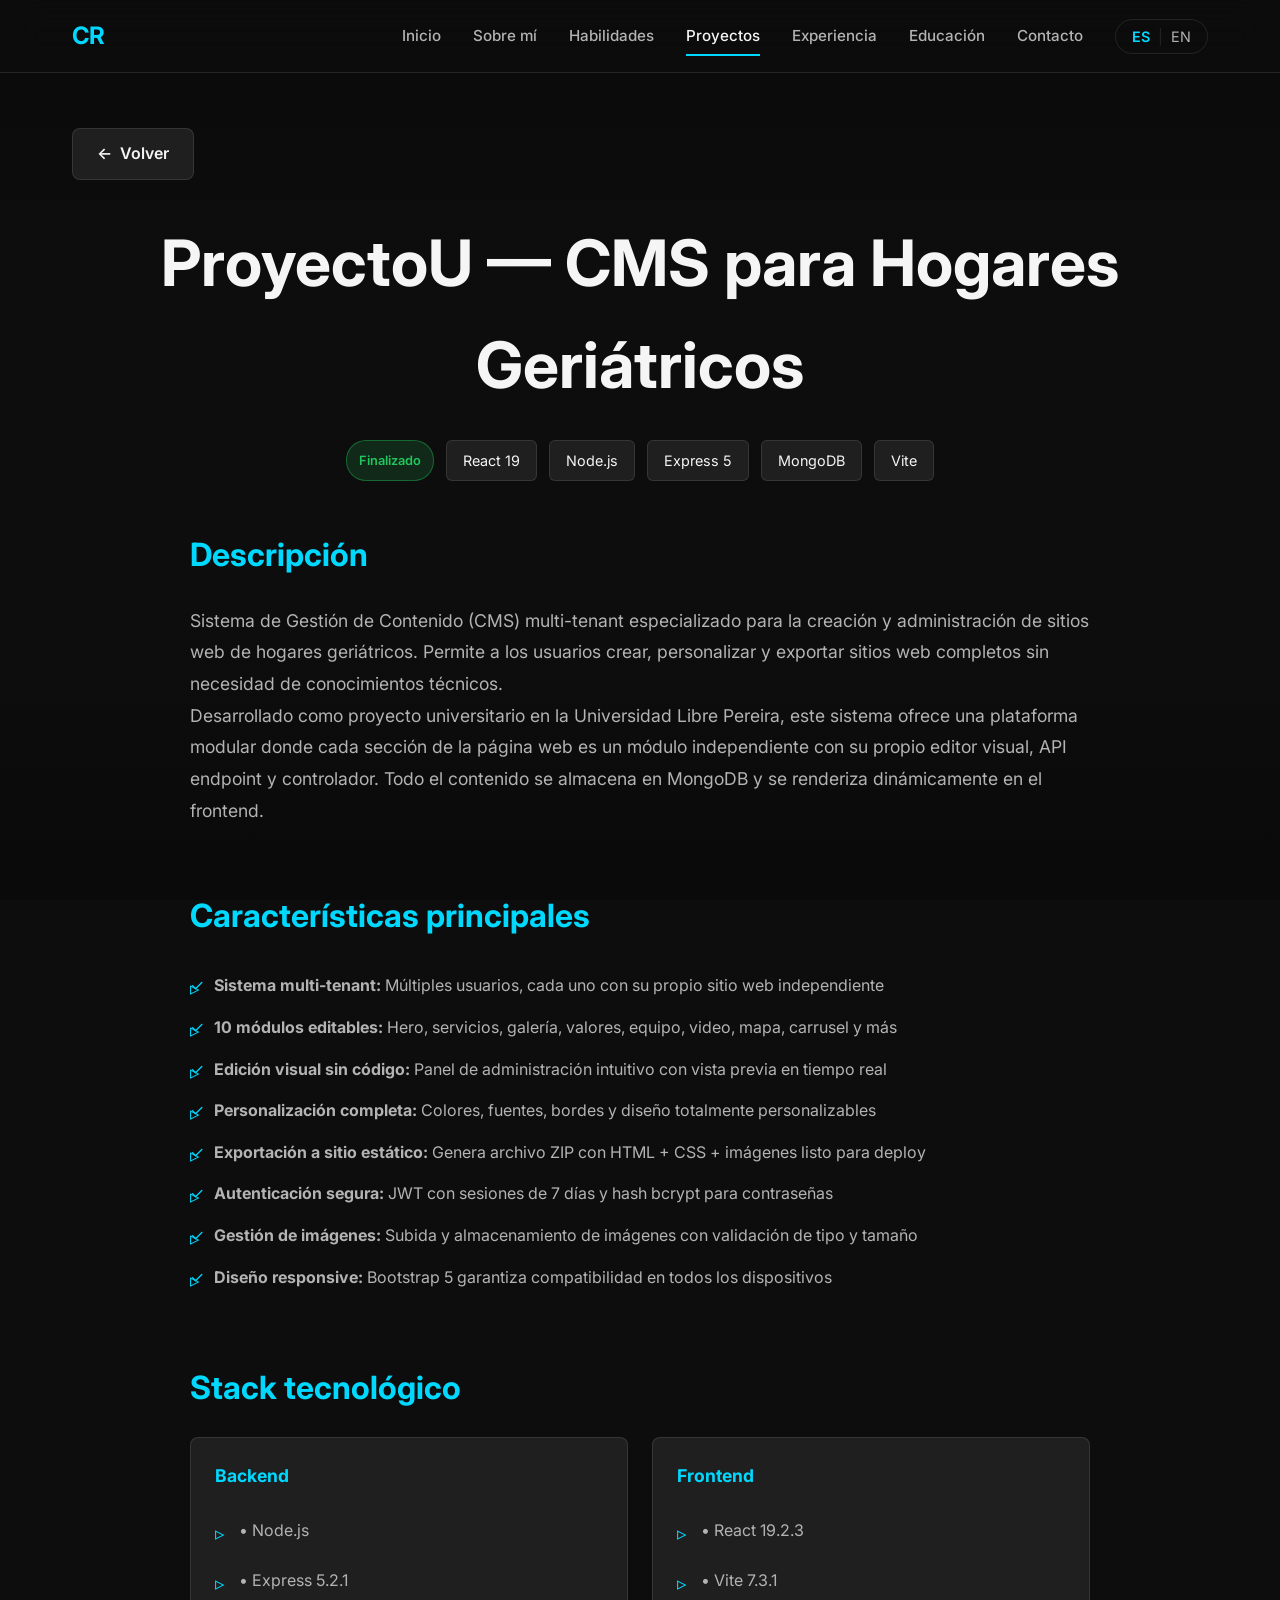
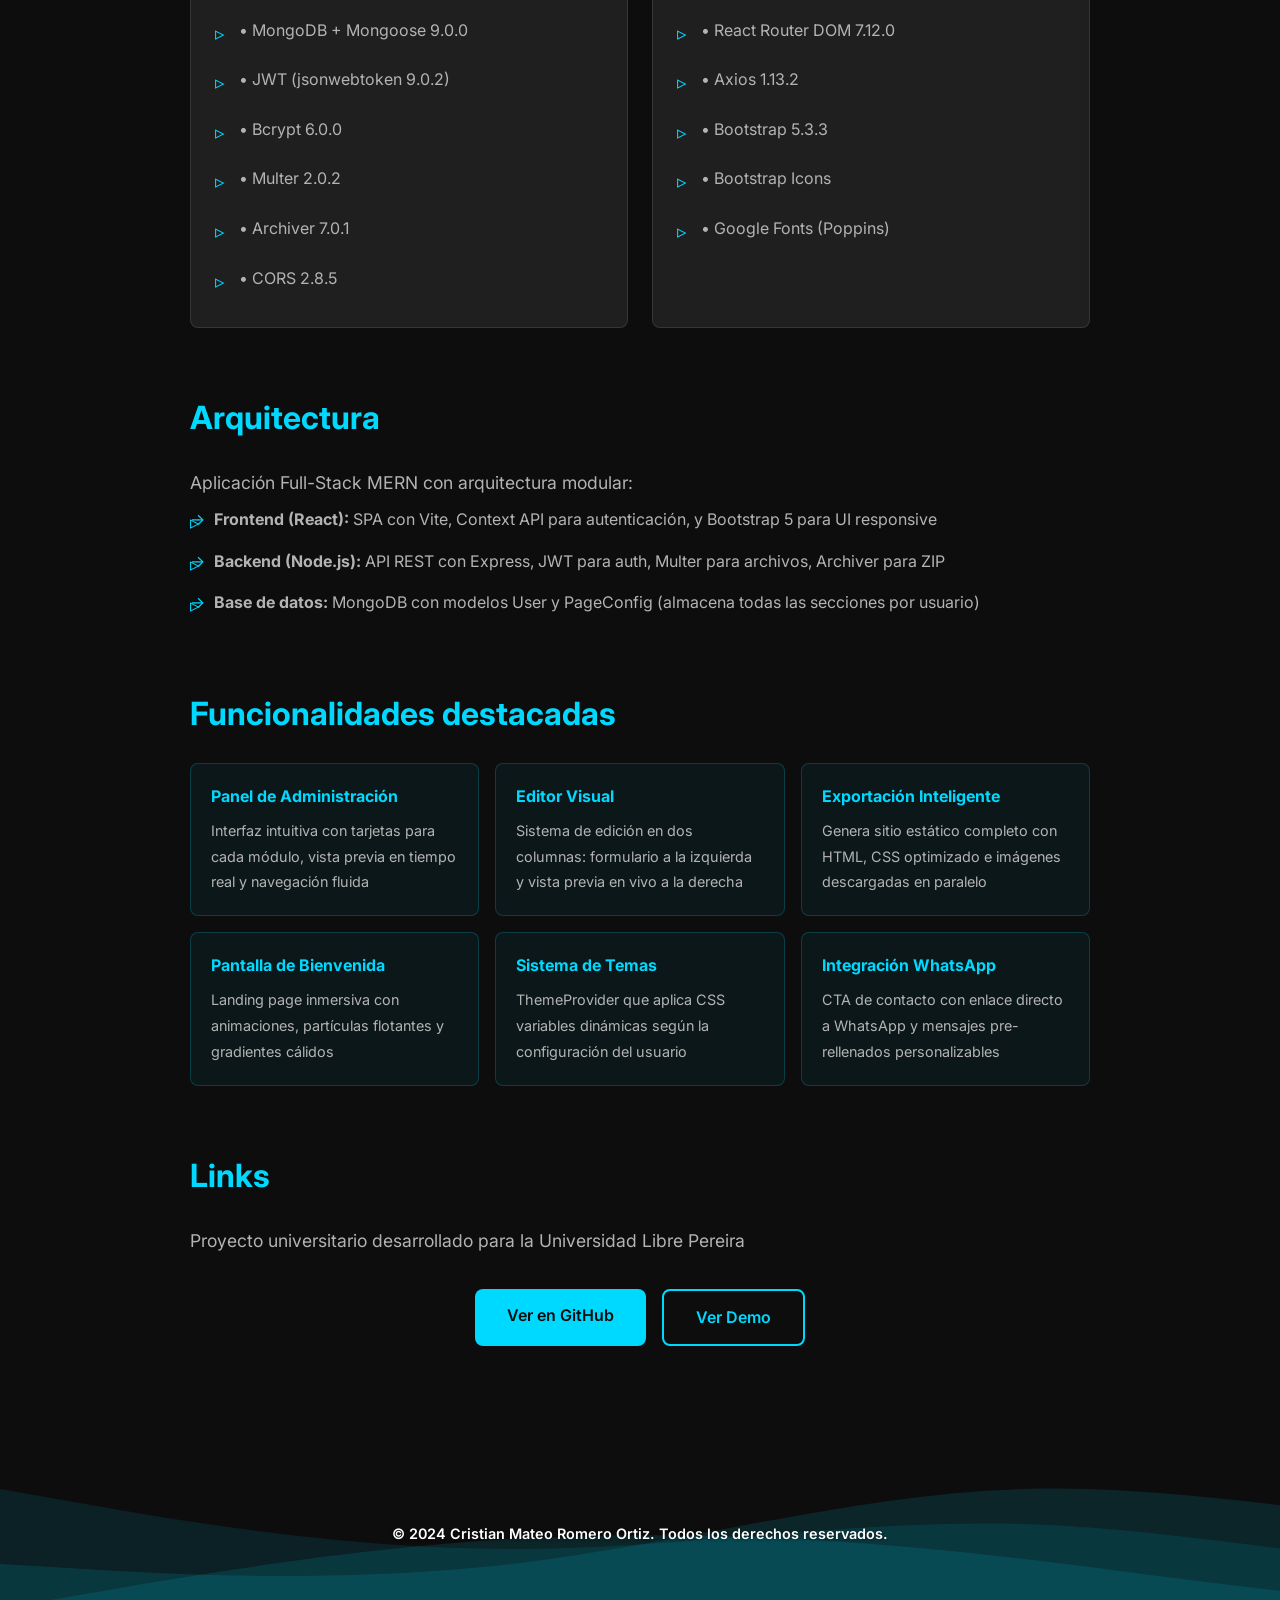
<file: projects/proyectou.html>
<!DOCTYPE html>
<html lang="es">
<head>
    <!-- Google tag (gtag.js) -->
    <script async src="https://www.googletagmanager.com/gtag/js?id=G-EN94PYY3MG"></script>
    <script>
      window.dataLayer = window.dataLayer || [];
      function gtag(){dataLayer.push(arguments);}
      gtag('js', new Date());

      gtag('config', 'G-EN94PYY3MG');
    </script>

    <meta charset="UTF-8">
    <meta name="viewport" content="width=device-width, initial-scale=1.0">
    <title>ProyectoU — CMS — Cristian Romero</title>
    <link rel="stylesheet" href="../style.css">
    <link rel="preconnect" href="https://fonts.googleapis.com">
    <link rel="preconnect" href="https://fonts.gstatic.com" crossorigin>
    <link href="https://fonts.googleapis.com/css2?family=Inter:wght@300;400;500;600;700&display=swap" rel="stylesheet">
</head>
<body>
    <!-- Navbar fija -->
    <header class="navbar">
        <div class="container">
            <a href="../index.html" class="logo">CR</a>

            <button class="menu-toggle" aria-label="Toggle menu">
                <span></span>
                <span></span>
                <span></span>
            </button>

            <nav class="nav-menu">
                <a href="../index.html#hero" class="nav-link" data-es="Inicio" data-en="Home">Inicio</a>
                <a href="../index.html#about" class="nav-link" data-es="Sobre mí" data-en="About">Sobre mí</a>
                <a href="../index.html#skills" class="nav-link" data-es="Habilidades" data-en="Skills">Habilidades</a>
                <a href="../index.html#projects" class="nav-link active" data-es="Proyectos" data-en="Projects">Proyectos</a>
                <a href="../index.html#experience" class="nav-link" data-es="Experiencia" data-en="Experience">Experiencia</a>
                <a href="../index.html#education" class="nav-link" data-es="Educación" data-en="Education">Educación</a>
                <a href="../index.html#contact" class="nav-link" data-es="Contacto" data-en="Contact">Contacto</a>

                <button class="lang-toggle">
                    <span class="lang-option active" data-lang="es">ES</span>
                    <span class="lang-divider">|</span>
                    <span class="lang-option" data-lang="en">EN</span>
                </button>
            </nav>
        </div>
    </header>

    <!-- Project Detail -->
    <main class="project-detail">
        <div class="container">
            <a href="javascript:history.back()" class="back-button">
                <span>←</span>
                <span data-es="Volver" data-en="Back">Volver</span>
            </a>

            <div class="project-detail-header">
                <h1 class="project-detail-title">ProyectoU — CMS para Hogares Geriátricos</h1>

                <div class="project-badges">
                    <span class="badge badge-status completed" data-es="Finalizado" data-en="Completed">Finalizado</span>
                    <span class="tag">React 19</span>
                    <span class="tag">Node.js</span>
                    <span class="tag">Express 5</span>
                    <span class="tag">MongoDB</span>
                    <span class="tag">Vite</span>
                </div>
            </div>

            <!-- Descripción -->
            <section class="project-section fade-in">
                <h2 data-es="Descripción" data-en="Description">Descripción</h2>
                <p data-es="Sistema de Gestión de Contenido (CMS) multi-tenant especializado para la creación y administración de sitios web de hogares geriátricos. Permite a los usuarios crear, personalizar y exportar sitios web completos sin necesidad de conocimientos técnicos."
                   data-en="Multi-tenant Content Management System (CMS) specialized for creating and managing nursing home websites. Allows users to create, customize, and export complete websites without technical knowledge.">
                    Sistema de Gestión de Contenido (CMS) multi-tenant especializado para la creación y administración de sitios web de hogares geriátricos. Permite a los usuarios crear, personalizar y exportar sitios web completos sin necesidad de conocimientos técnicos.
                </p>
                <p data-es="Desarrollado como proyecto universitario en la Universidad Libre Pereira, este sistema ofrece una plataforma modular donde cada sección de la página web es un módulo independiente con su propio editor visual, API endpoint y controlador. Todo el contenido se almacena en MongoDB y se renderiza dinámicamente en el frontend."
                   data-en="Developed as a university project at Universidad Libre Pereira, this system offers a modular platform where each section of the website is an independent module with its own visual editor, API endpoint, and controller. All content is stored in MongoDB and dynamically rendered on the frontend.">
                    Desarrollado como proyecto universitario en la Universidad Libre Pereira, este sistema ofrece una plataforma modular donde cada sección de la página web es un módulo independiente con su propio editor visual, API endpoint y controlador. Todo el contenido se almacena en MongoDB y se renderiza dinámicamente en el frontend.
                </p>
            </section>

            <!-- Características -->
            <section class="project-section fade-in">
                <h2 data-es="Características principales" data-en="Key Features">Características principales</h2>
                <ul style="list-style: none; padding: 0;">
                    <li style="padding: 0.5rem 0; padding-left: 1.5rem; position: relative;">
                        <span style="position: absolute; left: 0; color: var(--accent);">✓</span>
                        <strong data-es="Sistema multi-tenant:" data-en="Multi-tenant system:">Sistema multi-tenant:</strong>
                        <span data-es="Múltiples usuarios, cada uno con su propio sitio web independiente" data-en="Multiple users, each with their own independent website">Múltiples usuarios, cada uno con su propio sitio web independiente</span>
                    </li>
                    <li style="padding: 0.5rem 0; padding-left: 1.5rem; position: relative;">
                        <span style="position: absolute; left: 0; color: var(--accent);">✓</span>
                        <strong data-es="10 módulos editables:" data-en="10 editable modules:">10 módulos editables:</strong>
                        <span data-es="Hero, servicios, galería, valores, equipo, video, mapa, carrusel y más" data-en="Hero, services, gallery, values, team, video, map, carousel, and more">Hero, servicios, galería, valores, equipo, video, mapa, carrusel y más</span>
                    </li>
                    <li style="padding: 0.5rem 0; padding-left: 1.5rem; position: relative;">
                        <span style="position: absolute; left: 0; color: var(--accent);">✓</span>
                        <strong data-es="Edición visual sin código:" data-en="Visual editing without code:">Edición visual sin código:</strong>
                        <span data-es="Panel de administración intuitivo con vista previa en tiempo real" data-en="Intuitive admin panel with real-time preview">Panel de administración intuitivo con vista previa en tiempo real</span>
                    </li>
                    <li style="padding: 0.5rem 0; padding-left: 1.5rem; position: relative;">
                        <span style="position: absolute; left: 0; color: var(--accent);">✓</span>
                        <strong data-es="Personalización completa:" data-en="Complete customization:">Personalización completa:</strong>
                        <span data-es="Colores, fuentes, bordes y diseño totalmente personalizables" data-en="Fully customizable colors, fonts, borders, and design">Colores, fuentes, bordes y diseño totalmente personalizables</span>
                    </li>
                    <li style="padding: 0.5rem 0; padding-left: 1.5rem; position: relative;">
                        <span style="position: absolute; left: 0; color: var(--accent);">✓</span>
                        <strong data-es="Exportación a sitio estático:" data-en="Export to static site:">Exportación a sitio estático:</strong>
                        <span data-es="Genera archivo ZIP con HTML + CSS + imágenes listo para deploy" data-en="Generates ZIP file with HTML + CSS + images ready for deployment">Genera archivo ZIP con HTML + CSS + imágenes listo para deploy</span>
                    </li>
                    <li style="padding: 0.5rem 0; padding-left: 1.5rem; position: relative;">
                        <span style="position: absolute; left: 0; color: var(--accent);">✓</span>
                        <strong data-es="Autenticación segura:" data-en="Secure authentication:">Autenticación segura:</strong>
                        <span data-es="JWT con sesiones de 7 días y hash bcrypt para contraseñas" data-en="JWT with 7-day sessions and bcrypt hash for passwords">JWT con sesiones de 7 días y hash bcrypt para contraseñas</span>
                    </li>
                    <li style="padding: 0.5rem 0; padding-left: 1.5rem; position: relative;">
                        <span style="position: absolute; left: 0; color: var(--accent);">✓</span>
                        <strong data-es="Gestión de imágenes:" data-en="Image management:">Gestión de imágenes:</strong>
                        <span data-es="Subida y almacenamiento de imágenes con validación de tipo y tamaño" data-en="Image upload and storage with type and size validation">Subida y almacenamiento de imágenes con validación de tipo y tamaño</span>
                    </li>
                    <li style="padding: 0.5rem 0; padding-left: 1.5rem; position: relative;">
                        <span style="position: absolute; left: 0; color: var(--accent);">✓</span>
                        <strong data-es="Diseño responsive:" data-en="Responsive design:">Diseño responsive:</strong>
                        <span data-es="Bootstrap 5 garantiza compatibilidad en todos los dispositivos" data-en="Bootstrap 5 ensures compatibility across all devices">Bootstrap 5 garantiza compatibilidad en todos los dispositivos</span>
                    </li>
                </ul>
            </section>

            <!-- Stack detallado -->
            <section class="project-section fade-in">
                <h2 data-es="Stack tecnológico" data-en="Tech Stack">Stack tecnológico</h2>
                <div style="display: grid; grid-template-columns: repeat(auto-fit, minmax(250px, 1fr)); gap: 1.5rem; margin-top: 1rem;">
                    <div style="background: var(--bg-card); border: 1px solid var(--border); border-radius: 8px; padding: 1.5rem;">
                        <h3 style="color: var(--accent); font-size: 1.1rem; margin-bottom: 1rem;">Backend</h3>
                        <ul style="list-style: none; padding: 0; color: var(--text-secondary);">
                            <li>• Node.js</li>
                            <li>• Express 5.2.1</li>
                            <li>• MongoDB + Mongoose 9.0.0</li>
                            <li>• JWT (jsonwebtoken 9.0.2)</li>
                            <li>• Bcrypt 6.0.0</li>
                            <li>• Multer 2.0.2</li>
                            <li>• Archiver 7.0.1</li>
                            <li>• CORS 2.8.5</li>
                        </ul>
                    </div>
                    <div style="background: var(--bg-card); border: 1px solid var(--border); border-radius: 8px; padding: 1.5rem;">
                        <h3 style="color: var(--accent); font-size: 1.1rem; margin-bottom: 1rem;">Frontend</h3>
                        <ul style="list-style: none; padding: 0; color: var(--text-secondary);">
                            <li>• React 19.2.3</li>
                            <li>• Vite 7.3.1</li>
                            <li>• React Router DOM 7.12.0</li>
                            <li>• Axios 1.13.2</li>
                            <li>• Bootstrap 5.3.3</li>
                            <li>• Bootstrap Icons</li>
                            <li>• Google Fonts (Poppins)</li>
                        </ul>
                    </div>
                </div>
            </section>

            <!-- Arquitectura -->
            <section class="project-section fade-in">
                <h2 data-es="Arquitectura" data-en="Architecture">Arquitectura</h2>
                <p data-es="Aplicación Full-Stack MERN con arquitectura modular:"
                   data-en="Full-Stack MERN application with modular architecture:">
                    Aplicación Full-Stack MERN con arquitectura modular:
                </p>
                <ul style="list-style: none; padding: 0;">
                    <li style="padding: 0.5rem 0; padding-left: 1.5rem; position: relative;">
                        <span style="position: absolute; left: 0; color: var(--accent);">→</span>
                        <strong data-es="Frontend (React):" data-en="Frontend (React):">Frontend (React):</strong>
                        <span data-es="SPA con Vite, Context API para autenticación, y Bootstrap 5 para UI responsive" data-en="SPA with Vite, Context API for authentication, and Bootstrap 5 for responsive UI">SPA con Vite, Context API para autenticación, y Bootstrap 5 para UI responsive</span>
                    </li>
                    <li style="padding: 0.5rem 0; padding-left: 1.5rem; position: relative;">
                        <span style="position: absolute; left: 0; color: var(--accent);">→</span>
                        <strong data-es="Backend (Node.js):" data-en="Backend (Node.js):">Backend (Node.js):</strong>
                        <span data-es="API REST con Express, JWT para auth, Multer para archivos, Archiver para ZIP" data-en="REST API with Express, JWT for auth, Multer for files, Archiver for ZIP">API REST con Express, JWT para auth, Multer para archivos, Archiver para ZIP</span>
                    </li>
                    <li style="padding: 0.5rem 0; padding-left: 1.5rem; position: relative;">
                        <span style="position: absolute; left: 0; color: var(--accent);">→</span>
                        <strong data-es="Base de datos:" data-en="Database:">Base de datos:</strong>
                        <span data-es="MongoDB con modelos User y PageConfig (almacena todas las secciones por usuario)" data-en="MongoDB with User and PageConfig models (stores all sections per user)">MongoDB con modelos User y PageConfig (almacena todas las secciones por usuario)</span>
                    </li>
                </ul>
            </section>

            <!-- Funcionalidades destacadas -->
            <section class="project-section fade-in">
                <h2 data-es="Funcionalidades destacadas" data-en="Highlighted Features">Funcionalidades destacadas</h2>
                <div style="display: grid; grid-template-columns: repeat(auto-fit, minmax(280px, 1fr)); gap: 1rem; margin-top: 1rem;">
                    <div style="background: rgba(0, 217, 255, 0.05); border: 1px solid rgba(0, 217, 255, 0.2); border-radius: 8px; padding: 1.25rem;">
                        <h4 style="color: var(--accent); margin-bottom: 0.5rem;" data-es="Panel de Administración" data-en="Admin Panel">Panel de Administración</h4>
                        <p style="color: var(--text-secondary); font-size: 0.9rem;" data-es="Interfaz intuitiva con tarjetas para cada módulo, vista previa en tiempo real y navegación fluida" data-en="Intuitive interface with cards for each module, real-time preview, and smooth navigation">Interfaz intuitiva con tarjetas para cada módulo, vista previa en tiempo real y navegación fluida</p>
                    </div>
                    <div style="background: rgba(0, 217, 255, 0.05); border: 1px solid rgba(0, 217, 255, 0.2); border-radius: 8px; padding: 1.25rem;">
                        <h4 style="color: var(--accent); margin-bottom: 0.5rem;" data-es="Editor Visual" data-en="Visual Editor">Editor Visual</h4>
                        <p style="color: var(--text-secondary); font-size: 0.9rem;" data-es="Sistema de edición en dos columnas: formulario a la izquierda y vista previa en vivo a la derecha" data-en="Two-column editing system: form on the left and live preview on the right">Sistema de edición en dos columnas: formulario a la izquierda y vista previa en vivo a la derecha</p>
                    </div>
                    <div style="background: rgba(0, 217, 255, 0.05); border: 1px solid rgba(0, 217, 255, 0.2); border-radius: 8px; padding: 1.25rem;">
                        <h4 style="color: var(--accent); margin-bottom: 0.5rem;" data-es="Exportación Inteligente" data-en="Smart Export">Exportación Inteligente</h4>
                        <p style="color: var(--text-secondary); font-size: 0.9rem;" data-es="Genera sitio estático completo con HTML, CSS optimizado e imágenes descargadas en paralelo" data-en="Generates complete static site with HTML, optimized CSS, and images downloaded in parallel">Genera sitio estático completo con HTML, CSS optimizado e imágenes descargadas en paralelo</p>
                    </div>
                    <div style="background: rgba(0, 217, 255, 0.05); border: 1px solid rgba(0, 217, 255, 0.2); border-radius: 8px; padding: 1.25rem;">
                        <h4 style="color: var(--accent); margin-bottom: 0.5rem;" data-es="Pantalla de Bienvenida" data-en="Welcome Screen">Pantalla de Bienvenida</h4>
                        <p style="color: var(--text-secondary); font-size: 0.9rem;" data-es="Landing page inmersiva con animaciones, partículas flotantes y gradientes cálidos" data-en="Immersive landing page with animations, floating particles, and warm gradients">Landing page inmersiva con animaciones, partículas flotantes y gradientes cálidos</p>
                    </div>
                    <div style="background: rgba(0, 217, 255, 0.05); border: 1px solid rgba(0, 217, 255, 0.2); border-radius: 8px; padding: 1.25rem;">
                        <h4 style="color: var(--accent); margin-bottom: 0.5rem;" data-es="Sistema de Temas" data-en="Theme System">Sistema de Temas</h4>
                        <p style="color: var(--text-secondary); font-size: 0.9rem;" data-es="ThemeProvider que aplica CSS variables dinámicas según la configuración del usuario" data-en="ThemeProvider that applies dynamic CSS variables based on user configuration">ThemeProvider que aplica CSS variables dinámicas según la configuración del usuario</p>
                    </div>
                    <div style="background: rgba(0, 217, 255, 0.05); border: 1px solid rgba(0, 217, 255, 0.2); border-radius: 8px; padding: 1.25rem;">
                        <h4 style="color: var(--accent); margin-bottom: 0.5rem;" data-es="Integración WhatsApp" data-en="WhatsApp Integration">Integración WhatsApp</h4>
                        <p style="color: var(--text-secondary); font-size: 0.9rem;" data-es="CTA de contacto con enlace directo a WhatsApp y mensajes pre-rellenados personalizables" data-en="Contact CTA with direct WhatsApp link and customizable pre-filled messages">CTA de contacto con enlace directo a WhatsApp y mensajes pre-rellenados personalizables</p>
                    </div>
                </div>
            </section>

            <!-- Links -->
            <section class="project-section fade-in">
                <h2>Links</h2>
                <p style="color: var(--text-secondary); margin-bottom: 1.5rem;" data-es="Proyecto universitario desarrollado para la Universidad Libre Pereira" data-en="University project developed for Universidad Libre Pereira">Proyecto universitario desarrollado para la Universidad Libre Pereira</p>
                <div class="project-links">
                    <a href="https://github.com/Cr1stianRo/ProyectoU" target="_blank" rel="noopener noreferrer" class="btn btn-primary">
                        <span data-es="Ver en GitHub" data-en="View on GitHub">Ver en GitHub</span>
                    </a>
                    <a href="https://cr1stianro.github.io/ProyectoU/" target="_blank" rel="noopener noreferrer" class="btn btn-secondary">
                        <span data-es="Ver Demo" data-en="View Demo">Ver Demo</span>
                    </a>
                </div>
            </section>
        </div>
    </main>

    <!-- Footer -->
    <footer class="footer">
        <!-- Animated Waves -->
        <div class="waves">
            <svg class="wave" xmlns="http://www.w3.org/2000/svg" viewBox="0 0 1440 320" preserveAspectRatio="none">
                <path fill="rgba(0, 217, 255, 0.1)" d="M0,96L48,112C96,128,192,160,288,160C384,160,480,128,576,133.3C672,139,768,181,864,181.3C960,181,1056,139,1152,122.7C1248,107,1344,117,1392,122.7L1440,128L1440,320L1392,320C1344,320,1248,320,1152,320C1056,320,960,320,864,320C768,320,672,320,576,320C480,320,384,320,288,320C192,320,96,320,48,320L0,320Z"></path>
            </svg>
            <svg class="wave wave2" xmlns="http://www.w3.org/2000/svg" viewBox="0 0 1440 320" preserveAspectRatio="none">
                <path fill="rgba(0, 217, 255, 0.15)" d="M0,192L48,197.3C96,203,192,213,288,192C384,171,480,117,576,112C672,107,768,149,864,154.7C960,160,1056,128,1152,133.3C1248,139,1344,181,1392,202.7L1440,224L1440,320L1392,320C1344,320,1248,320,1152,320C1056,320,960,320,864,320C768,320,672,320,576,320C480,320,384,320,288,320C192,320,96,320,48,320L0,320Z"></path>
            </svg>
            <svg class="wave wave3" xmlns="http://www.w3.org/2000/svg" viewBox="0 0 1440 320" preserveAspectRatio="none">
                <path fill="rgba(0, 217, 255, 0.2)" d="M0,256L48,240C96,224,192,192,288,181.3C384,171,480,181,576,202.7C672,224,768,256,864,250.7C960,245,1056,203,1152,186.7C1248,171,1344,181,1392,186.7L1440,192L1440,320L1392,320C1344,320,1248,320,1152,320C1056,320,960,320,864,320C768,320,672,320,576,320C480,320,384,320,288,320C192,320,96,320,48,320L0,320Z"></path>
            </svg>
        </div>

        <div class="container footer-content">
            <p data-es="© 2024 Cristian Mateo Romero Ortiz. Todos los derechos reservados."
               data-en="© 2024 Cristian Mateo Romero Ortiz. All rights reserved.">
                © 2024 Cristian Mateo Romero Ortiz. Todos los derechos reservados.
            </p>
        </div>
    </footer>

    <script src="../script.js"></script>
</body>
</html>
</file>
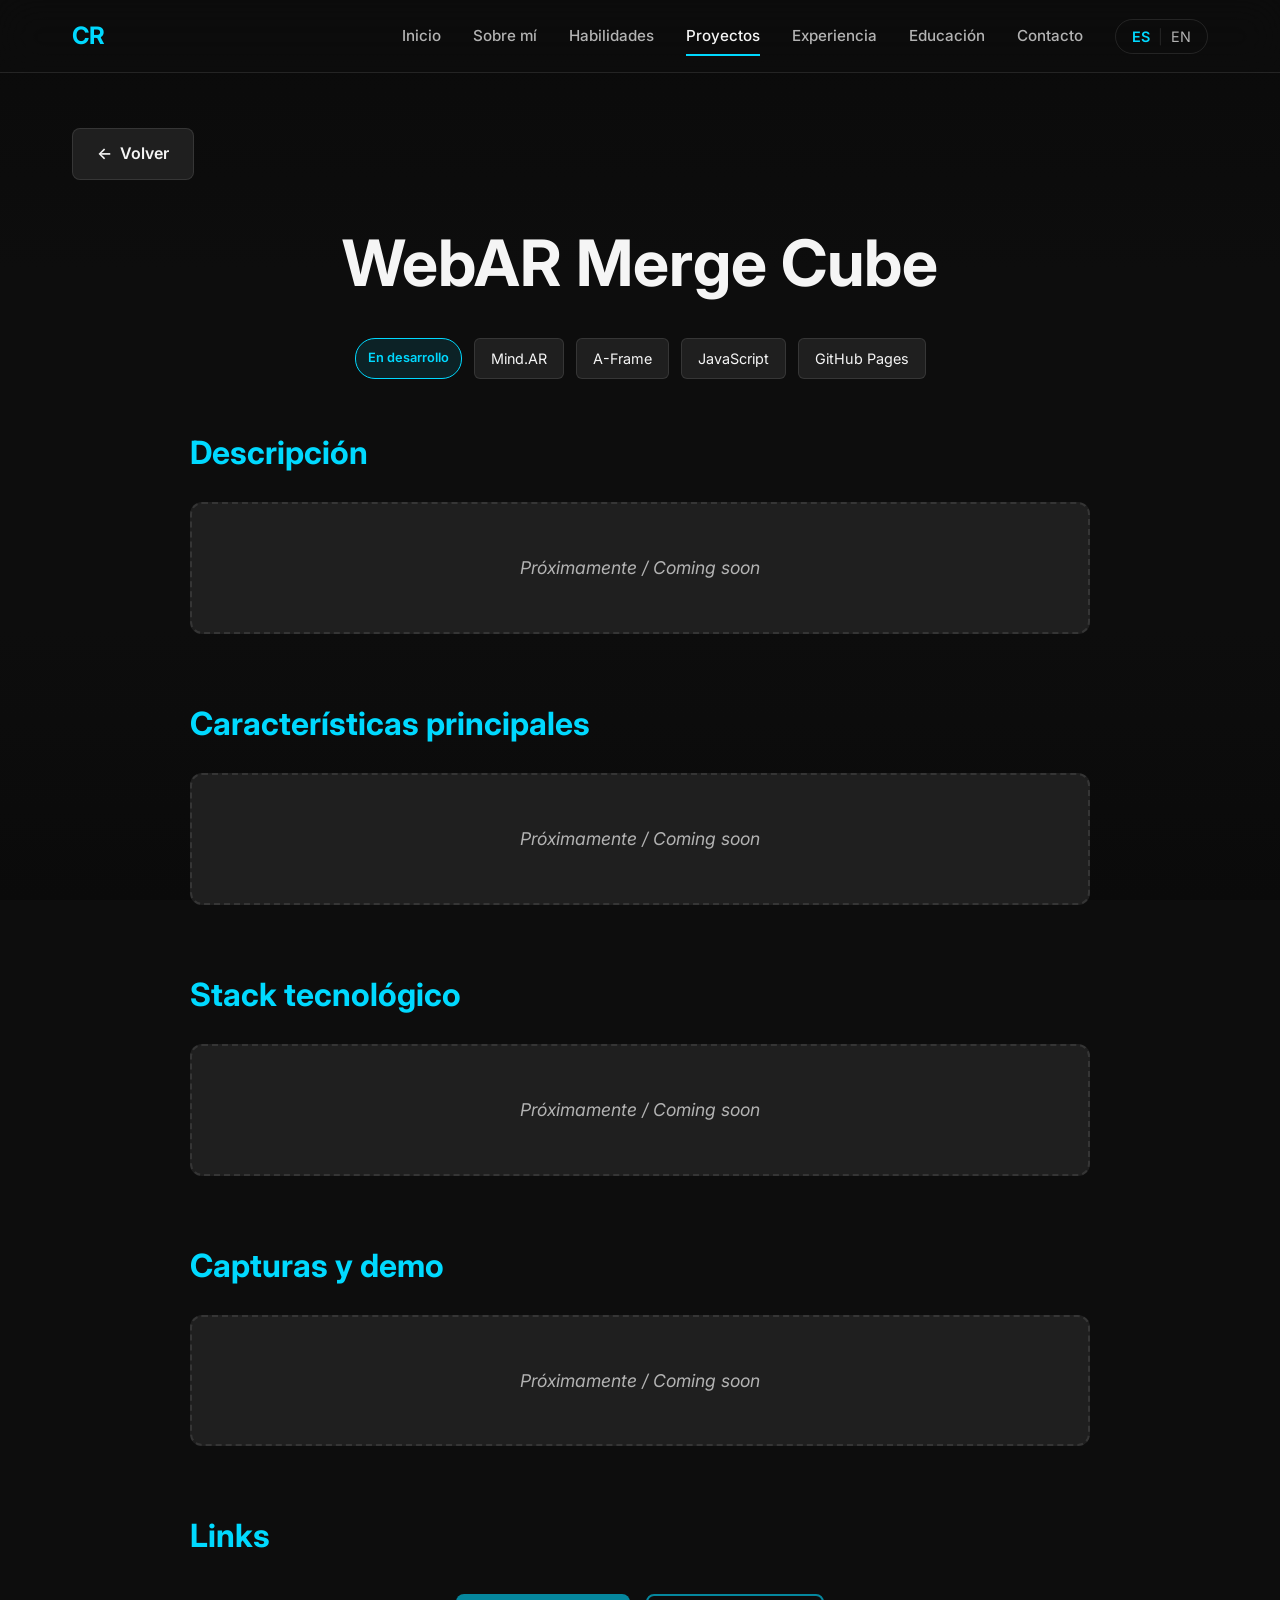
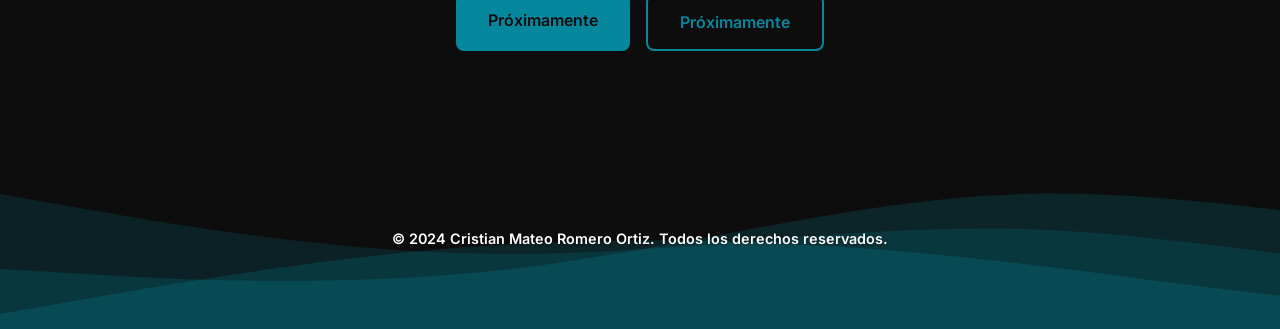
<file: projects/webar.html>
<!DOCTYPE html>
<html lang="es">
<head>
    <!-- Google tag (gtag.js) -->
    <script async src="https://www.googletagmanager.com/gtag/js?id=G-EN94PYY3MG"></script>
    <script>
      window.dataLayer = window.dataLayer || [];
      function gtag(){dataLayer.push(arguments);}
      gtag('js', new Date());

      gtag('config', 'G-EN94PYY3MG');
    </script>

    <meta charset="UTF-8">
    <meta name="viewport" content="width=device-width, initial-scale=1.0">
    <title>WebAR Merge Cube — Cristian Romero</title>
    <link rel="stylesheet" href="../style.css">
    <link rel="preconnect" href="https://fonts.googleapis.com">
    <link rel="preconnect" href="https://fonts.gstatic.com" crossorigin>
    <link href="https://fonts.googleapis.com/css2?family=Inter:wght@300;400;500;600;700&display=swap" rel="stylesheet">
</head>
<body>
    <!-- Navbar fija -->
    <header class="navbar">
        <div class="container">
            <a href="../index.html" class="logo">CR</a>

            <button class="menu-toggle" aria-label="Toggle menu">
                <span></span>
                <span></span>
                <span></span>
            </button>

            <nav class="nav-menu">
                <a href="../index.html#hero" class="nav-link" data-es="Inicio" data-en="Home">Inicio</a>
                <a href="../index.html#about" class="nav-link" data-es="Sobre mí" data-en="About">Sobre mí</a>
                <a href="../index.html#skills" class="nav-link" data-es="Habilidades" data-en="Skills">Habilidades</a>
                <a href="../index.html#projects" class="nav-link active" data-es="Proyectos" data-en="Projects">Proyectos</a>
                <a href="../index.html#experience" class="nav-link" data-es="Experiencia" data-en="Experience">Experiencia</a>
                <a href="../index.html#education" class="nav-link" data-es="Educación" data-en="Education">Educación</a>
                <a href="../index.html#contact" class="nav-link" data-es="Contacto" data-en="Contact">Contacto</a>

                <button class="lang-toggle">
                    <span class="lang-option active" data-lang="es">ES</span>
                    <span class="lang-divider">|</span>
                    <span class="lang-option" data-lang="en">EN</span>
                </button>
            </nav>
        </div>
    </header>

    <!-- Project Detail -->
    <main class="project-detail">
        <div class="container">
            <a href="javascript:history.back()" class="back-button">
                <span>←</span>
                <span data-es="Volver" data-en="Back">Volver</span>
            </a>

            <div class="project-detail-header">
                <h1 class="project-detail-title">WebAR Merge Cube</h1>

                <div class="project-badges">
                    <span class="badge badge-status" data-es="En desarrollo" data-en="In progress">En desarrollo</span>
                    <span class="tag">Mind.AR</span>
                    <span class="tag">A-Frame</span>
                    <span class="tag">JavaScript</span>
                    <span class="tag">GitHub Pages</span>
                </div>
            </div>

            <!-- Descripción -->
            <section class="project-section fade-in">
                <h2 data-es="Descripción" data-en="Description">Descripción</h2>
                <div class="placeholder-box">
                    <p data-es="Próximamente / Coming soon" data-en="Coming soon">Próximamente / Coming soon</p>
                </div>
            </section>

            <!-- Características -->
            <section class="project-section fade-in">
                <h2 data-es="Características principales" data-en="Key Features">Características principales</h2>
                <div class="placeholder-box">
                    <p data-es="Próximamente / Coming soon" data-en="Coming soon">Próximamente / Coming soon</p>
                </div>
            </section>

            <!-- Stack detallado -->
            <section class="project-section fade-in">
                <h2 data-es="Stack tecnológico" data-en="Tech Stack">Stack tecnológico</h2>
                <div class="placeholder-box">
                    <p data-es="Próximamente / Coming soon" data-en="Coming soon">Próximamente / Coming soon</p>
                </div>
            </section>

            <!-- Screenshots / Demo -->
            <section class="project-section fade-in">
                <h2 data-es="Capturas y demo" data-en="Screenshots & Demo">Capturas y demo</h2>
                <div class="placeholder-box">
                    <p data-es="Próximamente / Coming soon" data-en="Coming soon">Próximamente / Coming soon</p>
                </div>
            </section>

            <!-- Links -->
            <section class="project-section fade-in">
                <h2>Links</h2>
                <div class="project-links">
                    <span class="btn btn-primary" style="opacity: 0.6; cursor: not-allowed; pointer-events: none;">
                        <span data-es="Próximamente" data-en="Coming soon">Próximamente</span>
                    </span>
                    <span class="btn btn-secondary" style="opacity: 0.6; cursor: not-allowed; pointer-events: none;">
                        <span data-es="Próximamente" data-en="Coming soon">Próximamente</span>
                    </span>
                </div>
            </section>
        </div>
    </main>

    <!-- Footer -->
    <footer class="footer">
        <!-- Animated Waves -->
        <div class="waves">
            <svg class="wave" xmlns="http://www.w3.org/2000/svg" viewBox="0 0 1440 320" preserveAspectRatio="none">
                <path fill="rgba(0, 217, 255, 0.1)" d="M0,96L48,112C96,128,192,160,288,160C384,160,480,128,576,133.3C672,139,768,181,864,181.3C960,181,1056,139,1152,122.7C1248,107,1344,117,1392,122.7L1440,128L1440,320L1392,320C1344,320,1248,320,1152,320C1056,320,960,320,864,320C768,320,672,320,576,320C480,320,384,320,288,320C192,320,96,320,48,320L0,320Z"></path>
            </svg>
            <svg class="wave wave2" xmlns="http://www.w3.org/2000/svg" viewBox="0 0 1440 320" preserveAspectRatio="none">
                <path fill="rgba(0, 217, 255, 0.15)" d="M0,192L48,197.3C96,203,192,213,288,192C384,171,480,117,576,112C672,107,768,149,864,154.7C960,160,1056,128,1152,133.3C1248,139,1344,181,1392,202.7L1440,224L1440,320L1392,320C1344,320,1248,320,1152,320C1056,320,960,320,864,320C768,320,672,320,576,320C480,320,384,320,288,320C192,320,96,320,48,320L0,320Z"></path>
            </svg>
            <svg class="wave wave3" xmlns="http://www.w3.org/2000/svg" viewBox="0 0 1440 320" preserveAspectRatio="none">
                <path fill="rgba(0, 217, 255, 0.2)" d="M0,256L48,240C96,224,192,192,288,181.3C384,171,480,181,576,202.7C672,224,768,256,864,250.7C960,245,1056,203,1152,186.7C1248,171,1344,181,1392,186.7L1440,192L1440,320L1392,320C1344,320,1248,320,1152,320C1056,320,960,320,864,320C768,320,672,320,576,320C480,320,384,320,288,320C192,320,96,320,48,320L0,320Z"></path>
            </svg>
        </div>

        <div class="container footer-content">
            <p data-es="© 2024 Cristian Mateo Romero Ortiz. Todos los derechos reservados."
               data-en="© 2024 Cristian Mateo Romero Ortiz. All rights reserved.">
                © 2024 Cristian Mateo Romero Ortiz. Todos los derechos reservados.
            </p>
        </div>
    </footer>

    <script src="../script.js"></script>
</body>
</html>
</file>
<file: style.css>
/* ================================================================================
   VARIABLES Y RESET
   ================================================================================ */

:root {
    --bg-primary: #0d0d0d;
    --bg-secondary: #1a1a1a;
    --bg-card: #1f1f1f;
    --text-primary: #f5f5f5;
    --text-secondary: #b3b3b3;
    --accent: #00d9ff;
    --accent-hover: #00b8d9;
    --border: rgba(255, 255, 255, 0.1);
    --shadow: rgba(0, 0, 0, 0.3);

    --font-main: 'Inter', -apple-system, BlinkMacSystemFont, 'Segoe UI', sans-serif;

    --transition: all 0.3s cubic-bezier(0.4, 0, 0.2, 1);
    --spacing: 1rem;
}

* {
    margin: 0;
    padding: 0;
    box-sizing: border-box;
}

html {
    scroll-behavior: smooth;
    height: 100%;
    background-color: var(--bg-primary);
}

body {
    font-family: var(--font-main);
    min-height: 100vh;
    min-height: -webkit-fill-available;
    background-color: var(--bg-primary);
    background-image: linear-gradient(180deg,
        #0a0a0a 0%,
        var(--bg-primary) 30%,
        var(--bg-primary) 70%,
        #0a0a0a 100%
    );
    background-attachment: fixed;
    color: var(--text-primary);
    line-height: 1.6;
    font-size: 16px;
    overflow-x: hidden;
}

/* Fix para barra de gestos en móviles */
@supports (-webkit-touch-callout: none) {
    body {
        min-height: -webkit-fill-available;
    }
}

a {
    text-decoration: none;
    color: inherit;
    transition: var(--transition);
}

img {
    max-width: 100%;
    height: auto;
    display: block;
}

/* ================================================================================
   UTILITY CLASSES
   ================================================================================ */

.container {
    max-width: 1200px;
    margin: 0 auto;
    padding: 0 2rem;
}

.accent {
    color: var(--accent);
}

/* Animaciones de entrada */
.fade-in {
    opacity: 0;
    transform: translateY(30px);
    transition: opacity 0.6s ease, transform 0.6s ease;
}

.fade-in.visible {
    opacity: 1;
    transform: translateY(0);
}

/* ================================================================================
   INTRO HERO SECTION
   ================================================================================ */

.intro-hero {
    position: relative;
    min-height: 100vh;
    display: flex;
    align-items: center;
    justify-content: center;
    overflow: hidden;
    background: #000000;
    animation: hero-bg-fade 1.5s ease-out forwards;
}

@keyframes hero-bg-fade {
    0% {
        background: #000000;
    }
    100% {
        background: #000000;
    }
}

/* Interactive Canvas Background */
.particles-canvas {
    position: absolute;
    top: 0;
    left: 0;
    width: 100%;
    height: 100%;
    z-index: 0;
    opacity: 0;
    animation: fade-in-canvas 2s ease-out 1s forwards;
}

@keyframes fade-in-canvas {
    0% {
        opacity: 0;
    }
    100% {
        opacity: 0.3;
    }
}

/* Intro Content */
.intro-content {
    position: relative;
    z-index: 1;
    text-align: center;
    max-width: 800px;
    padding: 2rem;
}

.intro-greeting {
    font-size: clamp(1.2rem, 3vw, 1.8rem);
    font-weight: 400;
    color: var(--text-secondary);
    margin-bottom: 1rem;
    opacity: 0;
    animation: fade-slide-up 1s ease-out 0.5s forwards;
}

.intro-name {
    display: block;
    font-size: clamp(3rem, 10vw, 6rem);
    font-weight: 700;
    background: linear-gradient(135deg, var(--accent) 0%, #00fff2 100%);
    -webkit-background-clip: text;
    -webkit-text-fill-color: transparent;
    background-clip: text;
    margin: 0.5rem 0;
    line-height: 1.1;
    opacity: 0;
    animation: fade-slide-up 1s ease-out 1s forwards;
}

.intro-description {
    font-size: clamp(1rem, 2vw, 1.3rem);
    color: var(--text-secondary);
    margin: 2rem 0 3rem;
    max-width: 600px;
    margin-left: auto;
    margin-right: auto;
    opacity: 0;
    animation: fade-slide-up 1s ease-out 1.5s forwards;
}

/* Animación secuencial fade + slide */
@keyframes fade-slide-up {
    0% {
        opacity: 0;
        transform: translateY(40px);
    }
    100% {
        opacity: 1;
        transform: translateY(0);
    }
}

/* Tooltip Container Button (Animated) */
.tooltip-container {
    --background: var(--bg-card);
    --color: var(--accent);
    position: relative;
    cursor: pointer;
    transition: all 0.4s cubic-bezier(0.23, 1, 0.32, 1);
    font-size: 18px;
    font-weight: 600;
    color: var(--color);
    padding: 0.7em 1.8em;
    border-radius: 50px;
    text-transform: uppercase;
    height: 60px;
    width: 220px;
    display: grid;
    place-items: center;
    border: 2px solid var(--color);
    background: transparent;
    font-family: var(--font-main);
    margin: 0 auto;
    opacity: 0;
    animation: fade-slide-up 1s ease-out 2.8s forwards;
}

.tooltip-container .text {
    position: absolute;
    top: 0;
    left: 0;
    width: 100%;
    height: 100%;
    display: grid;
    place-items: center;
    transform-origin: -100%;
    transform: scale(1);
    transition: all 0.4s cubic-bezier(0.23, 1, 0.32, 1);
}

.tooltip-container span:last-child {
    position: absolute;
    top: 0%;
    left: 100%;
    width: 100%;
    height: 100%;
    border-radius: 50px;
    opacity: 1;
    background-color: var(--accent);
    z-index: -1;
    border: 2px solid var(--accent);
    transform: scale(0);
    transform-origin: 0;
    transition: all 0.4s cubic-bezier(0.23, 1, 0.32, 1);
    display: grid;
    place-items: center;
    color: var(--bg-primary);
    text-transform: capitalize;
    font-size: 16px;
}

.tooltip-container .tooltip {
    position: absolute;
    top: 0;
    left: 50%;
    transform: translateX(-50%);
    padding: 0.3em 0.6em;
    opacity: 0;
    pointer-events: none;
    transition: all 0.4s cubic-bezier(0.23, 1, 0.32, 1);
    background: var(--accent);
    z-index: -1;
    border-radius: 8px;
    scale: 0;
    transform-origin: 0 0;
    text-transform: capitalize;
    font-weight: 400;
    font-size: 20px;
    box-shadow: 0 8px 15px rgba(0, 217, 255, 0.4);
}

.tooltip-container .tooltip::before {
    position: absolute;
    content: "";
    height: 0.6em;
    width: 0.6em;
    bottom: -0.2em;
    left: 50%;
    transform: translate(-50%) rotate(45deg);
    background: var(--accent);
}

.tooltip-container:hover .tooltip {
    top: -100%;
    opacity: 1;
    visibility: visible;
    pointer-events: auto;
    scale: 1;
    animation: shake 0.5s ease-in-out both;
}

.tooltip-container:hover {
    box-shadow: 0 8px 15px rgba(0, 217, 255, 0.3);
    color: var(--bg-primary);
    border-color: transparent;
}

.tooltip-container:hover span:last-child {
    transform: scale(1);
    left: 0;
}

.tooltip-container:hover .text {
    opacity: 0;
    top: 0%;
    left: 100%;
    transform: scale(0);
}

@keyframes shake {
    0% {
        rotate: 0;
    }
    25% {
        rotate: 7deg;
    }
    50% {
        rotate: -7deg;
    }
    75% {
        rotate: 1deg;
    }
    100% {
        rotate: 0;
    }
}

/* Estilos para móvil - Botón simplificado */
@media (max-width: 768px) {
    .tooltip-container {
        width: 200px;
        height: 55px;
        padding: 0.6em 1.5em;
        font-size: 16px;
        /* Mostrar directamente el texto sin efectos hover */
        background: var(--accent);
        color: var(--bg-primary);
        border-color: var(--accent);
        opacity: 0;
        animation: fade-slide-up 1s ease-out 2.8s forwards, pulse-mobile 1.5s ease-in-out infinite 4s;
    }

    .tooltip-container .text {
        /* Siempre visible en móvil */
        opacity: 1 !important;
        transform: scale(1) !important;
        position: static !important;
        top: auto !important;
        left: auto !important;
    }

    /* Ocultar tooltip en móvil */
    .tooltip-container .tooltip {
        display: none !important;
    }

    /* Ocultar el texto "Click aquí" en móvil */
    .tooltip-container span:last-child {
        display: none !important;
    }

    /* IMPORTANTE: Deshabilitar TODOS los efectos hover en móvil */
    .tooltip-container:hover {
        background: var(--accent) !important;
        color: var(--bg-primary) !important;
        box-shadow: 0 8px 15px rgba(0, 217, 255, 0.3) !important;
        border-color: var(--accent) !important;
    }

    .tooltip-container:hover .text {
        opacity: 1 !important;
        transform: scale(1) !important;
        position: static !important;
        left: auto !important;
        top: auto !important;
    }

    .tooltip-container:hover .tooltip {
        display: none !important;
        opacity: 0 !important;
        scale: 0 !important;
    }

    .tooltip-container:hover span:last-child {
        display: none !important;
        transform: scale(0) !important;
    }

    /* Al hacer tap, efecto de escala */
    .tooltip-container:active {
        transform: scale(0.95);
        box-shadow: 0 4px 10px rgba(0, 217, 255, 0.3);
    }
}

@keyframes pulse-mobile {
    0%, 100% {
        transform: scale(1) translateY(0);
        box-shadow: 0 0 0 0 rgba(0, 217, 255, 0.7),
                    0 4px 15px rgba(0, 217, 255, 0.3);
    }
    50% {
        transform: scale(1.08) translateY(-3px);
        box-shadow: 0 0 0 15px rgba(0, 217, 255, 0),
                    0 8px 25px rgba(0, 217, 255, 0.5);
    }
}

/* Scroll Indicator */
.scroll-indicator {
    position: absolute;
    bottom: 2rem;
    left: 50%;
    transform: translateX(-50%);
    z-index: 1;
    opacity: 0;
    animation: fade-in-bounce 1s ease-out 2.5s forwards, bounce 2s infinite 3.5s;
}

@keyframes fade-in-bounce {
    0% {
        opacity: 0;
        transform: translateX(-50%) translateY(20px);
    }
    100% {
        opacity: 1;
        transform: translateX(-50%) translateY(0);
    }
}

@keyframes bounce {
    0%, 20%, 50%, 80%, 100% {
        transform: translateX(-50%) translateY(0);
    }
    40% {
        transform: translateX(-50%) translateY(-10px);
    }
    60% {
        transform: translateX(-50%) translateY(-5px);
    }
}

.scroll-mouse {
    width: 24px;
    height: 40px;
    border: 2px solid var(--accent);
    border-radius: 15px;
    position: relative;
}

.scroll-mouse::before {
    content: '';
    position: absolute;
    top: 8px;
    left: 50%;
    transform: translateX(-50%);
    width: 4px;
    height: 8px;
    background: var(--accent);
    border-radius: 2px;
    animation: scroll-wheel 2s infinite;
}

@keyframes scroll-wheel {
    0% {
        opacity: 1;
        transform: translateX(-50%) translateY(0);
    }
    100% {
        opacity: 0;
        transform: translateX(-50%) translateY(15px);
    }
}

/* ================================================================================
   NAVBAR
   ================================================================================ */

.navbar {
    position: fixed;
    top: 0;
    left: 0;
    right: 0;
    z-index: 1000;
    background: rgba(13, 13, 13, 0.8);
    backdrop-filter: blur(20px);
    -webkit-backdrop-filter: blur(20px);
    border-bottom: 1px solid var(--border);
    padding: 1rem 0;
    transition: transform 0.4s cubic-bezier(0.4, 0, 0.2, 1), opacity 0.4s ease;
}

.navbar-hidden {
    transform: translateY(-100%);
    opacity: 0;
    pointer-events: none;
}

.navbar .container {
    display: flex;
    align-items: center;
    justify-content: space-between;
}

.logo {
    font-size: 1.5rem;
    font-weight: 700;
    color: var(--accent);
    letter-spacing: -0.05em;
}

.menu-toggle {
    display: none;
    flex-direction: column;
    gap: 5px;
    background: none;
    border: none;
    cursor: pointer;
    padding: 0.5rem;
}

.menu-toggle span {
    width: 24px;
    height: 2px;
    background: var(--text-primary);
    transition: var(--transition);
}

.nav-menu {
    display: flex;
    align-items: center;
    gap: 2rem;
}

.nav-link {
    font-size: 0.95rem;
    font-weight: 500;
    color: var(--text-secondary);
    position: relative;
    padding: 0.5rem 0;
}

.nav-link::after {
    content: '';
    position: absolute;
    bottom: 0;
    left: 0;
    width: 0;
    height: 2px;
    background: var(--accent);
    transition: width 0.3s ease;
}

.nav-link:hover,
.nav-link.active {
    color: var(--text-primary);
}

.nav-link.active::after,
.nav-link:hover::after {
    width: 100%;
}

.lang-toggle {
    display: flex;
    align-items: center;
    gap: 0.5rem;
    background: none;
    border: 1px solid var(--border);
    border-radius: 20px;
    padding: 0.5rem 1rem;
    cursor: pointer;
    font-family: var(--font-main);
    font-size: 0.9rem;
    color: var(--text-secondary);
}

.lang-option {
    cursor: pointer;
    transition: var(--transition);
}

.lang-option.active {
    color: var(--accent);
    font-weight: 600;
}

.lang-divider {
    color: var(--border);
}

/* ================================================================================
   HERO SECTION
   ================================================================================ */

.hero {
    min-height: 100vh;
    display: flex;
    align-items: center;
    justify-content: center;
    text-align: center;
    padding: 6rem 0;
}

.hero-content {
    max-width: 800px;
    margin: 0 auto;
}

.hero-title {
    font-size: clamp(2.5rem, 8vw, 4.5rem);
    font-weight: 700;
    line-height: 1.1;
    margin-bottom: 1rem;
}

.hero-subtitle {
    font-size: clamp(1rem, 3vw, 1.3rem);
    color: var(--text-secondary);
    margin-bottom: 0.5rem;
}

.hero-location {
    font-size: 1rem;
    color: var(--text-secondary);
    margin-bottom: 2rem;
}

.hero-cta {
    display: flex;
    gap: 1rem;
    justify-content: center;
    flex-wrap: wrap;
}

/* ================================================================================
   BUTTONS
   ================================================================================ */

.btn {
    display: inline-block;
    padding: 0.875rem 2rem;
    border-radius: 8px;
    font-weight: 600;
    font-size: 1rem;
    cursor: pointer;
    border: none;
    transition: var(--transition);
    text-align: center;
}

.btn-primary {
    background: var(--accent);
    color: var(--bg-primary);
}

.btn-primary:hover {
    background: var(--accent-hover);
    transform: translateY(-2px);
    box-shadow: 0 8px 20px rgba(0, 217, 255, 0.3);
}

.btn-secondary {
    background: transparent;
    border: 2px solid var(--accent);
    color: var(--accent);
}

.btn-secondary:hover {
    background: var(--accent);
    color: var(--bg-primary);
    transform: translateY(-2px);
}

.btn-text {
    background: none;
    color: var(--accent);
    padding: 0.5rem 0;
    font-weight: 600;
}

.btn-text:hover {
    color: var(--accent-hover);
}

/* ================================================================================
   SECTIONS — Single Page Flow
   ================================================================================ */

.section {
    padding: 6rem 0;
}

/* Reducir espacio entre Sobre mí y Habilidades, y entre Habilidades y Experiencia */
#about {
    padding-bottom: 3rem;
}

#skills {
    padding-top: 2rem;
    padding-bottom: 2rem;
}

#experience {
    padding-top: 3rem;
}

.section-dark {
    background: transparent;
}

.section-title {
    font-size: clamp(2rem, 5vw, 3rem);
    font-weight: 700;
    margin-bottom: 3rem;
    text-align: center;
}

.section-cta {
    margin-top: 3rem;
    text-align: center;
}

/* ================================================================================
   ABOUT SECTION
   ================================================================================ */

.about-content-wrapper {
    display: grid;
    grid-template-columns: 350px 1fr;
    gap: 3rem;
    align-items: center;
    max-width: 1200px;
    margin: 0 auto;
}

.about-3d-container {
    width: 350px;
    height: 350px;
    position: relative;
    background: transparent;
}

#about-3d-canvas {
    width: 100%;
    height: 100%;
    border-radius: 20px;
    background: transparent;
}

.about-content {
    font-size: 1.1rem;
    line-height: 1.8;
    color: var(--text-secondary);
}

.about-content p {
    margin-bottom: 1.5rem;
}

/* Responsive para móvil */
@media (max-width: 768px) {
    .about-content-wrapper {
        grid-template-columns: 1fr;
        gap: 2rem;
    }

    .about-3d-container {
        width: 100%;
        max-width: 250px;
        height: 250px;
        margin: 0 auto;
    }

    #about-3d-canvas {
        background: transparent;
    }
}

/* ================================================================================
   SKILLS SECTION — Carousel Cards
   ================================================================================ */

.skills-carousel-container {
    display: grid;
    grid-template-columns: repeat(4, 1fr);
    gap: 2rem;
    max-width: 1400px;
    margin: 0 auto;
}

/* Responsive: en tablets y móviles, hacer 2x2 y luego 1 columna */
@media (max-width: 1024px) {
    .skills-carousel-container {
        grid-template-columns: repeat(2, 1fr);
    }
}

@media (max-width: 640px) {
    .skills-carousel-container {
        grid-template-columns: 1fr;
    }
}

/* Responsive móvil */
@media (max-width: 768px) {
    .skill-card {
        height: 240px !important;
        padding: 1.5rem !important;
    }

    .skill-card-title {
        font-size: 1.2rem !important;
        margin-bottom: 1.5rem !important;
        height: 35px !important;
    }

    .skill-carousel {
        height: 150px !important;
    }

    .skill-item {
        gap: 0.75rem !important;
    }

    .skill-item i,
    .skill-item svg {
        font-size: 3rem !important;
        width: 3rem !important;
        height: 3rem !important;
    }

    .skill-item span {
        font-size: 0.9rem !important;
    }
}

.skill-card {
    background: var(--bg-card);
    border: 1px solid var(--border);
    border-radius: 16px;
    padding: 2rem;
    height: 280px;
    display: flex;
    flex-direction: column;
    justify-content: flex-start;
    transition: all 0.4s cubic-bezier(0.4, 0, 0.2, 1);
    cursor: pointer;
    position: relative;
    overflow: hidden;
}

/* TODAS LAS CARDS: Fondo Transparente tipo PNG */
.skill-card:nth-child(1),
.skill-card:nth-child(2),
.skill-card:nth-child(3),
.skill-card:nth-child(4),
.skill-card[data-category="languages"],
.skill-card[data-category="frameworks"],
.skill-card[data-category="databases"],
.skill-card[data-category="tools"] {
    background: transparent;
    border: none;
    box-shadow: none;
    padding: 2rem 1rem;
}

.skill-card:nth-child(1):hover,
.skill-card:nth-child(2):hover,
.skill-card:nth-child(3):hover,
.skill-card:nth-child(4):hover,
.skill-card[data-category="languages"]:hover,
.skill-card[data-category="frameworks"]:hover,
.skill-card[data-category="databases"]:hover,
.skill-card[data-category="tools"]:hover {
    transform: scale(1.05);
    background: transparent;
}

/* Títulos de las cards en blanco */
.skill-card .skill-card-title {
    color: #ffffff;
    font-weight: 500;
    font-size: 1.4rem;
    letter-spacing: 1px;
}

/* Sin efecto glow en los iconos */
.skill-card .skill-item i {
    transition: all 0.3s ease;
}

.skill-card .skill-item span {
    color: var(--text-primary);
    font-weight: 400;
    font-size: 1rem;
}

/* Ocultar título "Habilidades Técnicas" */
#skills .section-title {
    display: none;
}

.skill-card-title {
    font-size: 1.4rem;
    font-weight: 600;
    color: var(--accent);
    margin-bottom: 2rem;
    text-align: center;
    height: 40px;
    display: flex;
    align-items: center;
    justify-content: center;
    flex-shrink: 0;
}

.skill-carousel {
    display: flex;
    align-items: center;
    justify-content: center;
    flex: 1;
    position: relative;
    height: 180px;
}

.skill-item {
    display: flex;
    flex-direction: column;
    align-items: center;
    justify-content: center;
    gap: 1rem;
    position: absolute;
    pointer-events: none;
    width: 100%;
}

/* ANIMACIÓN 1: Fade (Lenguajes) */
.skill-item.anim-fade {
    opacity: 0;
    transition: opacity 0.6s ease;
}

.skill-item.anim-fade.active {
    opacity: 1;
    pointer-events: auto;
    position: relative;
}

/* ANIMACIÓN 2: Slide Vertical - Arriba hacia Abajo (Frameworks) */
.skill-item.anim-slide-vertical {
    opacity: 0;
    transform: translateY(-50px);
    transition: opacity 0.6s ease, transform 0.6s cubic-bezier(0.34, 1.56, 0.64, 1);
}

.skill-item.anim-slide-vertical.active {
    opacity: 1;
    transform: translateY(0);
    pointer-events: auto;
    position: relative;
}

/* ANIMACIÓN 3: Slide Horizontal - Izquierda a Derecha (Bases de datos) */
.skill-item.anim-slide-horizontal {
    opacity: 0;
    transform: translateX(-80px);
    transition: opacity 0.6s ease, transform 0.6s cubic-bezier(0.34, 1.56, 0.64, 1);
}

.skill-item.anim-slide-horizontal.active {
    opacity: 1;
    transform: translateX(0);
    pointer-events: auto;
    position: relative;
}

/* ANIMACIÓN 4: Rotate & Scale (Herramientas) */
.skill-item.anim-rotate-scale {
    opacity: 0;
    transform: rotate(-180deg) scale(0.3);
    transition: opacity 0.6s ease, transform 0.7s cubic-bezier(0.68, -0.55, 0.265, 1.55);
}

.skill-item.anim-rotate-scale.active {
    opacity: 1;
    transform: rotate(0deg) scale(1);
    pointer-events: auto;
    position: relative;
}

/* Estado pausado - mostrar todos */
.skill-card.paused .skill-item {
    opacity: 1 !important;
    transform: translateY(0) translateX(0) rotate(0) scale(1) !important;
    position: relative !important;
    pointer-events: auto !important;
}

.skill-card.paused .skill-carousel {
    display: flex;
    flex-wrap: wrap;
    gap: 1.5rem;
    justify-content: center;
}

.skill-item i {
    font-size: 4rem;
    transition: var(--transition);
}

.skill-item:hover i {
    transform: scale(1.1);
}

.skill-item span {
    font-size: 1rem;
    font-weight: 500;
    color: var(--text-primary);
    text-align: center;
}

.tag {
    display: inline-block;
    padding: 0.5rem 1rem;
    background: var(--bg-card);
    border: 1px solid var(--border);
    border-radius: 6px;
    font-size: 0.9rem;
    color: var(--text-primary);
    transition: var(--transition);
}

.tag:hover {
    border-color: var(--accent);
    transform: translateY(-2px);
}

.tag-sm {
    padding: 0.4rem 0.8rem;
    font-size: 0.85rem;
}

/* Skills Modal */
.skills-modal {
    display: none;
    position: fixed;
    top: 0;
    left: 0;
    width: 100%;
    height: 100%;
    z-index: 9999;
}

.skills-modal.active {
    display: flex;
    align-items: center;
    justify-content: center;
}

.skills-modal-overlay {
    position: absolute;
    top: 0;
    left: 0;
    width: 100%;
    height: 100%;
    background: rgba(0, 0, 0, 0.85);
    backdrop-filter: blur(8px);
    animation: fadeIn 0.3s ease;
}

.skills-modal-content {
    position: relative;
    background: var(--bg-card);
    border: 2px solid var(--accent);
    border-radius: 16px;
    padding: 2rem;
    max-width: 600px;
    width: 90%;
    max-height: 80vh;
    overflow-y: auto;
    box-shadow: 0 20px 60px rgba(0, 217, 255, 0.3);
    animation: modalSlideIn 0.4s cubic-bezier(0.23, 1, 0.32, 1);
    z-index: 10000;
}

@keyframes fadeIn {
    from { opacity: 0; }
    to { opacity: 1; }
}

@keyframes modalSlideIn {
    from {
        opacity: 0;
        transform: translateY(-30px) scale(0.95);
    }
    to {
        opacity: 1;
        transform: translateY(0) scale(1);
    }
}

.skills-modal-close {
    position: absolute;
    top: 1rem;
    right: 1rem;
    width: 40px;
    height: 40px;
    border: 2px solid var(--accent);
    background: transparent;
    color: var(--accent);
    font-size: 1.5rem;
    border-radius: 50%;
    cursor: pointer;
    display: flex;
    align-items: center;
    justify-content: center;
    transition: all 0.3s ease;
    z-index: 10;
}

.skills-modal-close:hover {
    background: var(--accent);
    color: var(--bg-primary);
    transform: rotate(90deg);
}

.skills-modal-title {
    font-size: 1.5rem;
    font-weight: 600;
    color: var(--accent);
    margin-bottom: 1.5rem;
    text-align: center;
}

.skills-modal-grid {
    display: grid;
    grid-template-columns: repeat(auto-fill, minmax(140px, 1fr));
    gap: 1rem;
}

.skills-modal-item {
    display: flex;
    flex-direction: column;
    align-items: center;
    gap: 0.5rem;
    padding: 1rem;
    background: rgba(0, 217, 255, 0.05);
    border: 1px solid rgba(0, 217, 255, 0.2);
    border-radius: 8px;
    transition: all 0.3s ease;
}

.skills-modal-item:hover {
    background: rgba(0, 217, 255, 0.1);
    border-color: var(--accent);
    transform: translateY(-3px);
}

.skills-modal-item i,
.skills-modal-item svg {
    font-size: 2.5rem;
    width: 2.5rem;
    height: 2.5rem;
}

.skills-modal-item span {
    font-size: 0.85rem;
    font-weight: 500;
    color: var(--text-primary);
    text-align: center;
}

/* Responsive modal */
@media (max-width: 768px) {
    .skills-modal-content {
        padding: 1.5rem;
        max-width: 95%;
    }

    .skills-modal-grid {
        grid-template-columns: repeat(auto-fill, minmax(100px, 1fr));
        gap: 0.75rem;
    }

    .skills-modal-item {
        padding: 0.75rem;
    }

    .skills-modal-item i,
    .skills-modal-item svg {
        font-size: 2rem;
        width: 2rem;
        height: 2rem;
    }

    .skills-modal-item span {
        font-size: 0.75rem;
    }
}

/* ================================================================================
   PROJECTS SECTION
   ================================================================================ */

.projects-grid {
    display: grid;
    grid-template-columns: repeat(auto-fit, minmax(320px, 1fr));
    gap: 2rem;
}

.project-card {
    background: var(--bg-card);
    border: 1px solid var(--border);
    border-radius: 12px;
    padding: 2rem;
    transition: all 0.4s cubic-bezier(0.4, 0, 0.2, 1);
    display: flex;
    flex-direction: column;
    position: relative;
    overflow: hidden;
    box-shadow: 0 4px 6px rgba(0, 0, 0, 0.1);
}

/* Halo giratorio sutil (visible siempre, PC y móvil) */
.project-card::before {
    content: '';
    position: absolute;
    top: -2px;
    left: -2px;
    right: -2px;
    bottom: -2px;
    border-radius: 12px;
    background: linear-gradient(
        90deg,
        transparent,
        rgba(0, 217, 255, 0.15),
        rgba(0, 255, 242, 0.2),
        rgba(0, 217, 255, 0.15),
        transparent
    );
    animation: halo-rotation 6s linear infinite;
    z-index: -1;
    opacity: 0.6;
}

/* Borde sólido encima del halo */
.project-card::after {
    content: '';
    position: absolute;
    top: 0;
    left: 0;
    right: 0;
    bottom: 0;
    border-radius: 12px;
    background: var(--bg-card);
    z-index: -1;
}

@keyframes halo-rotation {
    0% {
        transform: rotate(0deg);
    }
    100% {
        transform: rotate(360deg);
    }
}

/* Efectos hover solo en desktop (min-width: 769px) */
@media (min-width: 769px) {
    .project-card:hover {
        transform: translateY(-8px) scale(1.02);
        box-shadow:
            0 20px 40px rgba(0, 217, 255, 0.15),
            0 0 0 1px rgba(0, 217, 255, 0.1);
        border-color: transparent;
    }

    .project-card:hover::before {
        opacity: 1;
        animation: halo-rotation 3s linear infinite;
    }

    .project-card:hover h3 {
        color: var(--accent);
    }
}

.project-header {
    display: flex;
    justify-content: space-between;
    align-items: flex-start;
    margin-bottom: 1rem;
}

.project-card h3 {
    font-size: 1.5rem;
    margin-bottom: 0.5rem;
    transition: color 0.3s ease;
}

.project-description {
    color: var(--text-secondary);
    margin-bottom: 1.5rem;
    flex-grow: 1;
}

.project-tags {
    display: flex;
    flex-wrap: wrap;
    gap: 0.5rem;
    margin-bottom: 1.5rem;
}

/* Efecto sutil en tags al hacer hover en la tarjeta (solo desktop) */
@media (min-width: 769px) {
    .project-card:hover .tag {
        border-color: rgba(0, 217, 255, 0.3);
        transform: translateY(-2px);
    }
}

.badge {
    display: inline-block;
    padding: 0.3rem 0.75rem;
    border-radius: 20px;
    font-size: 0.8rem;
    font-weight: 600;
}

.badge-status {
    background: rgba(0, 217, 255, 0.1);
    color: var(--accent);
    border: 1px solid var(--accent);
    display: inline-flex;
    align-items: center;
    justify-content: center;
}

.badge-status.completed {
    background: rgba(34, 197, 94, 0.15);
    color: #22c55e;
    border: 1px solid rgba(34, 197, 94, 0.4);
}

/* ================================================================================
   CAREER JOURNEY (Experience Section)
   ================================================================================ */

/* Career Journey Header */
.career-journey-header {
    text-align: center;
    margin-bottom: 4rem;
}

.career-journey-title {
    font-size: clamp(2.5rem, 5vw, 4rem);
    font-weight: 300;
    font-style: italic;
    color: var(--text-primary);
    margin-bottom: 1rem;
    letter-spacing: -0.02em;
    line-height: 1.2;
}

.career-journey-subtitle {
    font-size: 1.1rem;
    color: var(--text-secondary);
    font-weight: 400;
}

/* Career Timeline Container */
.career-timeline {
    max-width: 1000px;
    margin: 0 auto;
    position: relative;
    padding-left: 4rem;
}

/* Main vertical line (full height) */
.career-timeline-mainline {
    position: absolute;
    left: 0;
    top: 0;
    bottom: 0;
    width: 2px;
    background: var(--accent);
    z-index: 0;
}

/* Arrow indicator at the top */
.career-timeline-arrow {
    position: absolute;
    left: -0.75rem;
    top: -1.5rem;
    font-size: 1.5rem;
    color: var(--accent);
    transform: rotate(-90deg);
    animation: pulse-arrow 2s ease-in-out infinite;
    z-index: 1;
}

@keyframes pulse-arrow {
    0%, 100% {
        opacity: 1;
        transform: rotate(-90deg) translateX(0);
    }
    50% {
        opacity: 0.6;
        transform: rotate(-90deg) translateX(-5px);
    }
}

/* Finish dot at the bottom */
.career-timeline-finishdot {
    position: absolute;
    left: -0.5rem;
    bottom: 0;
    width: 16px;
    height: 16px;
    border-radius: 50%;
    background: var(--accent);
    z-index: 10;
}

/* Timeline Item */
.career-timeline-item {
    position: relative;
    margin-bottom: 3rem;
}

.career-timeline-item:last-child {
    margin-bottom: 0;
}

/* Timeline dot (circle at each item) */
.career-timeline-dot {
    position: absolute;
    left: -0.625rem;
    top: 1.5rem;
    width: 20px;
    height: 20px;
    border-radius: 50%;
    background: var(--accent);
    border: 4px solid var(--bg-primary);
    z-index: 10;
}

/* Connector line (horizontal from dot to card) */
.career-timeline-connector {
    position: absolute;
    left: 1.25rem;
    top: 2.4rem;
    width: 2.5rem;
    height: 2px;
    background: var(--accent);
    z-index: 0;
    pointer-events: none;
}

/* Career Card */
.career-card {
    background: var(--bg-card);
    border: 2px solid var(--accent);
    border-radius: 16px;
    padding: 2rem;
    transition: var(--transition);
    position: relative;
}

.career-card:hover {
    transform: translateY(-4px);
    box-shadow: 0 8px 24px rgba(0, 217, 255, 0.15);
    border-color: var(--accent-hover);
}

/* Career Date */
.career-date {
    display: block;
    color: var(--accent);
    font-size: 0.95rem;
    font-weight: 600;
    margin-bottom: 1rem;
    text-transform: uppercase;
    letter-spacing: 0.05em;
}

/* Career Role (Job Title) */
.career-role {
    font-size: 1.75rem;
    font-weight: 700;
    color: var(--text-primary);
    margin-bottom: 0.5rem;
    line-height: 1.3;
}

/* Career Company */
.career-company {
    font-size: 1.2rem;
    font-weight: 600;
    color: var(--accent);
    margin-bottom: 1rem;
}

/* Career Description */
.career-description {
    color: var(--text-secondary);
    line-height: 1.6;
    margin-bottom: 1.5rem;
    font-size: 1rem;
}

/* Career Tags */
.career-tags {
    display: flex;
    flex-wrap: wrap;
    gap: 0.5rem;
}

.career-tag {
    display: inline-block;
    padding: 0.4rem 1rem;
    background: transparent;
    border: 1px solid var(--accent);
    border-radius: 20px;
    color: var(--accent);
    font-size: 0.85rem;
    font-weight: 500;
    transition: var(--transition);
}

.career-tag:hover {
    background: var(--accent);
    color: var(--bg-primary);
    transform: translateY(-2px);
}

/* ================================================================================
   TIMELINE (Education & Legacy)
   ================================================================================ */

.timeline {
    max-width: 800px;
    margin: 0 auto;
    position: relative;
    padding-left: 2rem;
}

.timeline::before {
    content: '';
    position: absolute;
    left: 0;
    top: 0;
    bottom: 0;
    width: 2px;
    background: var(--border);
}

.timeline-item {
    position: relative;
    padding-bottom: 3rem;
}

.timeline-marker {
    position: absolute;
    left: -2rem;
    top: 0.5rem;
    width: 12px;
    height: 12px;
    border-radius: 50%;
    background: var(--accent);
    border: 2px solid var(--bg-primary);
}

.timeline-content {
    padding-left: 1.5rem;
}

.timeline-header {
    display: flex;
    justify-content: space-between;
    align-items: flex-start;
    margin-bottom: 0.5rem;
    flex-wrap: wrap;
    gap: 0.5rem;
}

.timeline-content h3 {
    font-size: 1.5rem;
    color: var(--text-primary);
}

.timeline-date {
    color: var(--accent);
    font-size: 0.9rem;
    font-weight: 600;
}

.timeline-content h4 {
    font-size: 1.1rem;
    color: var(--text-secondary);
    font-weight: 600;
    margin-bottom: 0.5rem;
}

.timeline-content p {
    color: var(--text-secondary);
}

/* ================================================================================
   CONTACT SECTION — Minimal Design
   ================================================================================ */

.contact-section {
    background: transparent;
    padding: 4rem 0 3rem;
    text-align: center;
}

.contact-row {
    display: flex;
    justify-content: center;
    align-items: center;
    gap: 4rem;
    max-width: 800px;
    margin: 0 auto;
    flex-wrap: wrap;
}

.contact-item {
    display: flex;
    flex-direction: column;
    align-items: center;
    gap: 0.75rem;
    padding: 0.5rem;
    background: transparent;
    border: none;
    transition: var(--transition);
    cursor: pointer;
}

.contact-item:hover {
    transform: translateY(-8px);
}

.contact-icon {
    width: 48px;
    height: 48px;
    color: var(--accent);
    transition: var(--transition);
}

.contact-item:hover .contact-icon {
    transform: scale(1.1);
    filter: drop-shadow(0 0 8px var(--accent));
}

.contact-item span {
    font-size: 1rem;
    font-weight: 600;
    color: var(--text-primary);
}

/* Responsive */
@media (max-width: 768px) {
    .contact-row {
        gap: 2.5rem;
    }

    .contact-icon {
        width: 40px;
        height: 40px;
    }
}

/* ================================================================================
   SKILLS GRID - 4 ESTILOS DIFERENTES (Skills Page)
   ================================================================================ */

.skills-grid {
    display: grid;
    grid-template-columns: repeat(auto-fit, minmax(280px, 1fr));
    gap: 2rem;
    max-width: 1200px;
    margin: 0 auto;
}

.skill-category {
    background: var(--bg-card);
    border-radius: 16px;
    padding: 2rem;
    transition: all 0.4s cubic-bezier(0.4, 0, 0.2, 1);
    position: relative;
    overflow: hidden;
}

.skill-category h3 {
    font-size: 1.5rem;
    font-weight: 600;
    margin-bottom: 1.5rem;
    text-align: center;
    color: var(--text-primary);
}

.skill-tags {
    display: flex;
    flex-wrap: wrap;
    gap: 0.75rem;
    justify-content: center;
}

/* ESTILO 1: Glassmorphism con Gradiente Animado (Lenguajes) */
.skill-category:nth-child(1) {
    background: rgba(255, 255, 255, 0.05);
    backdrop-filter: blur(10px);
    border: 2px solid transparent;
    background-clip: padding-box;
    position: relative;
}

.skill-category:nth-child(1)::before {
    content: '';
    position: absolute;
    top: 0;
    left: 0;
    right: 0;
    bottom: 0;
    border-radius: 16px;
    padding: 2px;
    background: linear-gradient(135deg, #00d9ff, #00fff2, #a855f7, #00d9ff);
    background-size: 300% 300%;
    -webkit-mask: linear-gradient(#fff 0 0) content-box, linear-gradient(#fff 0 0);
    -webkit-mask-composite: xor;
    mask-composite: exclude;
    animation: gradient-rotate 4s ease infinite;
    z-index: -1;
}

@keyframes gradient-rotate {
    0%, 100% { background-position: 0% 50%; }
    50% { background-position: 100% 50%; }
}

.skill-category:nth-child(1):hover {
    transform: translateY(-8px) scale(1.02);
    box-shadow: 0 20px 40px rgba(0, 217, 255, 0.3);
}

.skill-category:nth-child(1) h3 {
    background: linear-gradient(135deg, #00d9ff, #00fff2);
    -webkit-background-clip: text;
    -webkit-text-fill-color: transparent;
    background-clip: text;
}

.skill-category:nth-child(1) .tag {
    background: rgba(0, 217, 255, 0.1);
    border: 1px solid rgba(0, 217, 255, 0.3);
    color: #00d9ff;
    backdrop-filter: blur(5px);
}

.skill-category:nth-child(1) .tag:hover {
    background: rgba(0, 217, 255, 0.2);
    border-color: #00d9ff;
    box-shadow: 0 0 20px rgba(0, 217, 255, 0.4);
}

/* ESTILO 2: Neón Brillante (Frameworks) */
.skill-category:nth-child(2) {
    background: #1a1a1a;
    border: 2px solid #ff006e;
    box-shadow: 0 0 20px rgba(255, 0, 110, 0.3),
                inset 0 0 20px rgba(255, 0, 110, 0.1);
    animation: neon-pulse 2s ease-in-out infinite;
}

@keyframes neon-pulse {
    0%, 100% {
        box-shadow: 0 0 20px rgba(255, 0, 110, 0.3),
                    inset 0 0 20px rgba(255, 0, 110, 0.1);
    }
    50% {
        box-shadow: 0 0 30px rgba(255, 0, 110, 0.6),
                    inset 0 0 30px rgba(255, 0, 110, 0.2);
    }
}

.skill-category:nth-child(2):hover {
    transform: scale(1.05);
    border-color: #ff1a8c;
    box-shadow: 0 0 40px rgba(255, 0, 110, 0.6),
                inset 0 0 40px rgba(255, 0, 110, 0.2);
}

.skill-category:nth-child(2) h3 {
    color: #ff006e;
    text-shadow: 0 0 10px rgba(255, 0, 110, 0.8);
    font-weight: 700;
    letter-spacing: 2px;
    text-transform: uppercase;
}

.skill-category:nth-child(2) .tag {
    background: transparent;
    border: 2px solid #ff006e;
    color: #ff006e;
    text-shadow: 0 0 5px rgba(255, 0, 110, 0.5);
    font-weight: 600;
}

.skill-category:nth-child(2) .tag:hover {
    background: #ff006e;
    color: #000;
    text-shadow: none;
    box-shadow: 0 0 20px rgba(255, 0, 110, 0.8);
}

/* ESTILO 3: Minimalista con Expansión (Bases de datos) */
.skill-category:nth-child(3) {
    background: transparent;
    border: 1px solid var(--border);
    border-left: 4px solid #10b981;
    padding: 1.5rem;
    transition: all 0.3s ease;
}

.skill-category:nth-child(3):hover {
    background: var(--bg-card);
    border-left-width: 8px;
    padding-left: 2rem;
    box-shadow: -10px 0 30px rgba(16, 185, 129, 0.2);
}

.skill-category:nth-child(3) h3 {
    color: #10b981;
    text-align: left;
    font-weight: 700;
    font-size: 1.3rem;
    letter-spacing: 1px;
}

.skill-category:nth-child(3) .skill-tags {
    justify-content: flex-start;
}

.skill-category:nth-child(3) .tag {
    background: transparent;
    border: 1px solid #10b981;
    color: #10b981;
    font-weight: 500;
    transition: all 0.3s ease;
}

.skill-category:nth-child(3) .tag:hover {
    background: #10b981;
    color: #000;
    transform: translateX(5px);
}

/* ESTILO 4: Tarjeta 3D con Perspectiva (Herramientas) */
.skill-category:nth-child(4) {
    background: linear-gradient(135deg, #667eea 0%, #764ba2 100%);
    border: none;
    transform-style: preserve-3d;
    perspective: 1000px;
    box-shadow: 0 10px 30px rgba(102, 126, 234, 0.3);
}

.skill-category:nth-child(4)::before {
    content: '';
    position: absolute;
    top: 0;
    left: 0;
    right: 0;
    bottom: 0;
    background: linear-gradient(135deg, rgba(255, 255, 255, 0.1), transparent);
    border-radius: 16px;
    z-index: 0;
}

.skill-category:nth-child(4):hover {
    transform: rotateY(5deg) rotateX(5deg) translateY(-10px);
    box-shadow: 0 20px 50px rgba(102, 126, 234, 0.5);
}

.skill-category:nth-child(4) h3 {
    color: #fff;
    font-weight: 700;
    text-shadow: 2px 2px 4px rgba(0, 0, 0, 0.3);
    position: relative;
    z-index: 1;
    font-size: 1.6rem;
}

.skill-category:nth-child(4) .skill-tags {
    position: relative;
    z-index: 1;
}

.skill-category:nth-child(4) .tag {
    background: rgba(255, 255, 255, 0.2);
    border: 1px solid rgba(255, 255, 255, 0.4);
    color: #fff;
    font-weight: 600;
    backdrop-filter: blur(5px);
}

.skill-category:nth-child(4) .tag:hover {
    background: rgba(255, 255, 255, 0.3);
    border-color: #fff;
    transform: translateZ(20px) scale(1.1);
    box-shadow: 0 5px 15px rgba(0, 0, 0, 0.3);
}

/* ================================================================================
   FOOTER
   ================================================================================ */

.footer {
    position: relative;
    background: transparent;
    padding: 3rem 0;
    text-align: center;
    color: var(--text-secondary);
    font-size: 0.9rem;
    overflow: hidden;
    min-height: 150px;
}

.footer-content {
    position: relative;
    z-index: 2;
}

.footer-content p {
    color: #ffffff;
    font-weight: 600;
    text-shadow: 0 1px 3px rgba(0, 0, 0, 0.5);
}

/* Animated Waves */
.waves {
    position: absolute;
    top: 0;
    left: 0;
    width: 100%;
    height: 100%;
    z-index: 1;
    overflow: hidden;
}

.wave {
    position: absolute;
    bottom: -50%;
    left: 0;
    width: 200%;
    height: 200%;
    min-width: 1440px;
    animation: wave-animation 12s ease-in-out infinite;
    will-change: transform;
}

.wave2 {
    bottom: -40%;
    animation: wave-animation 15s ease-in-out infinite reverse;
    opacity: 0.8;
}

.wave3 {
    bottom: -30%;
    animation: wave-animation 18s ease-in-out infinite;
    opacity: 0.6;
}

@keyframes wave-animation {
    0%, 100% {
        transform: translateX(0) translateY(0);
    }
    25% {
        transform: translateX(-5%) translateY(-5px);
    }
    50% {
        transform: translateX(-10%) translateY(0);
    }
    75% {
        transform: translateX(-5%) translateY(5px);
    }
}

/* Ajuste para móvil */
@media (max-width: 768px) {
    .footer {
        min-height: 120px;
        padding: 2rem 0;
    }

    .wave {
        min-width: 768px;
    }
}

/* ================================================================================
   BACK BUTTON (para páginas internas)
   ================================================================================ */

.back-button {
    display: inline-flex;
    align-items: center;
    gap: 0.5rem;
    padding: 0.75rem 1.5rem;
    margin-bottom: 2rem;
    background: var(--bg-card);
    border: 1px solid var(--border);
    border-radius: 8px;
    color: var(--text-primary);
    font-weight: 600;
    transition: var(--transition);
}

.back-button:hover {
    border-color: var(--accent);
    color: var(--accent);
    transform: translateX(-5px);
}

/* ================================================================================
   PROJECT DETAIL PAGE
   ================================================================================ */

.project-detail {
    padding: 8rem 0 4rem;
}

.project-detail-header {
    text-align: center;
    margin-bottom: 3rem;
}

.project-detail-title {
    font-size: clamp(2.5rem, 6vw, 4rem);
    margin-bottom: 1rem;
}

.project-badges {
    display: flex;
    justify-content: center;
    flex-wrap: wrap;
    gap: 0.75rem;
    margin: 1.5rem 0;
}

.project-section {
    max-width: 900px;
    margin: 0 auto 4rem;
}

.project-section h2 {
    font-size: 2rem;
    margin-bottom: 1.5rem;
    color: var(--accent);
}

.project-section p {
    font-size: 1.1rem;
    line-height: 1.8;
    color: var(--text-secondary);
}

.project-section ul {
    list-style: none;
    padding: 0;
}

.project-section li {
    padding: 0.75rem 0;
    padding-left: 1.5rem;
    position: relative;
    color: var(--text-secondary);
}

.project-section li::before {
    content: '▹';
    position: absolute;
    left: 0;
    color: var(--accent);
    font-size: 1.2rem;
}

.project-links {
    display: flex;
    gap: 1rem;
    justify-content: center;
    flex-wrap: wrap;
    margin-top: 2rem;
}

.placeholder-box {
    background: var(--bg-card);
    border: 2px dashed var(--border);
    border-radius: 12px;
    padding: 3rem;
    text-align: center;
    color: var(--text-secondary);
    font-style: italic;
}

/* ================================================================================
   RESPONSIVE DESIGN
   ================================================================================ */

@media (max-width: 768px) {
    .navbar .container {
        position: relative;
    }

    .menu-toggle {
        display: flex;
    }

    .nav-menu {
        position: fixed;
        top: 73px;
        left: 0;
        right: 0;
        bottom: 0;
        height: calc(100vh - 73px);
        height: calc(100dvh - 73px);
        flex-direction: column;
        background: rgba(13, 13, 13, 0.98);
        backdrop-filter: blur(20px);
        border-bottom: none;
        padding: 2rem;
        gap: 1.5rem;
        transform: translateY(-100%);
        opacity: 0;
        visibility: hidden;
        transition: var(--transition);
        overflow-y: auto;
        -webkit-overflow-scrolling: touch;
    }

    .nav-menu.active {
        transform: translateY(0);
        opacity: 1;
        visibility: visible;
    }

    .nav-link {
        font-size: 1.1rem;
    }

    .hero {
        padding: 8rem 0 4rem;
    }

    .section {
        padding: 4rem 0;
    }

    .container {
        padding: 0 1.5rem;
    }

    /* Career Journey Responsive */
    .career-journey-title {
        font-size: 2.5rem;
    }

    .career-timeline {
        padding-left: 3rem;
    }

    .career-timeline-arrow {
        left: -0.6rem;
        font-size: 1.2rem;
        top: -1.2rem;
    }

    .career-timeline-finishdot {
        left: -0.4rem;
        width: 14px;
        height: 14px;
    }

    .career-timeline-dot {
        left: -0.5rem;
        width: 18px;
        height: 18px;
    }

    .career-timeline-connector {
        left: 0.9rem;
        width: 2rem;
        top: 2.2rem;
    }

    .career-card {
        padding: 1.5rem;
    }

    .career-role {
        font-size: 1.4rem;
    }

    .career-company {
        font-size: 1.05rem;
    }

    .career-description {
        font-size: 0.95rem;
    }

    .career-tag {
        font-size: 0.8rem;
        padding: 0.35rem 0.85rem;
    }

    /* Legacy Timeline */
    .timeline {
        padding-left: 1.5rem;
    }

    .timeline-marker {
        left: -1.75rem;
    }

    .projects-grid {
        grid-template-columns: 1fr;
    }

    .skills-grid {
        grid-template-columns: 1fr;
    }
}

@media (max-width: 480px) {
    .hero-cta {
        flex-direction: column;
        width: 100%;
    }

    .btn {
        width: 100%;
    }

    .contact-link {
        font-size: 0.9rem;
        padding: 0.875rem 1rem;
    }
}

/* ================================================================================
   EDUCATION CARDS WITH 3D EFFECT
   ================================================================================ */

.education-card {
    width: 100%;
    min-height: 200px;
    background: var(--bg-card);
    border: 2px solid var(--accent);
    border-radius: 16px;
    overflow: hidden;
    position: relative;
    transform-style: preserve-3d;
    perspective: 1000px;
    transition: all 0.5s cubic-bezier(0.23, 1, 0.320, 1);
    cursor: pointer;
}

.education-card-content {
    padding: 2rem;
    position: relative;
    z-index: 1;
    display: flex;
    flex-direction: column;
    gap: 0.75rem;
    align-items: center;
    justify-content: center;
    text-align: center;
    height: 100%;
    min-height: 200px;
}

.education-card-date {
    display: block;
    color: var(--accent);
    font-size: 0.95rem;
    font-weight: 600;
    text-transform: uppercase;
    letter-spacing: 0.05em;
}

.education-card-content .education-card-title {
    font-size: 1.75rem;
    font-weight: 700;
    color: var(--text-primary);
    line-height: 1.3;
    margin: 0;
}

.education-card-content .education-card-para {
    color: var(--accent);
    font-size: 1.2rem;
    font-weight: 600;
    margin: 0;
}

.education-card:hover {
    transform: rotateY(10deg) rotateX(10deg) scale(1.05);
    box-shadow: 0 20px 40px rgba(0, 217, 255, 0.3);
    border-color: var(--accent-hover);
}

.education-card:before {
    content: "";
    position: absolute;
    top: 0;
    left: 0;
    width: 100%;
    height: 100%;
    background: linear-gradient(135deg, transparent, rgba(0, 0, 0, 0.2));
    transition: transform 0.5s cubic-bezier(0.23, 1, 0.320, 1);
    z-index: 1;
}

.education-card:hover:before {
    transform: translateX(-100%);
}

.education-card:after {
    content: "";
    position: absolute;
    top: 0;
    right: 0;
    width: 100%;
    height: 100%;
    background: linear-gradient(225deg, transparent, rgba(0, 0, 0, 0.2));
    transition: transform 0.5s cubic-bezier(0.23, 1, 0.320, 1);
    z-index: 1;
}

.education-card:hover:after {
    transform: translateX(100%);
}

/* Grid para las education cards */
.education-cards-grid {
    display: grid;
    grid-template-columns: repeat(auto-fit, minmax(300px, 1fr));
    gap: 2rem;
    margin: 2rem 0;
}

@media (max-width: 768px) {
    .education-cards-grid {
        grid-template-columns: 1fr;
    }

    .education-card-content .education-card-title {
        font-size: 1.25rem;
    }

    .education-card-content {
        padding: 1.5rem;
    }
}

/* ================================================================================
   FEATURED PROJECT CARDS WITH ANIMATED BLOB
   ================================================================================ */

.featured-project-card {
    position: relative;
    width: 100%;
    min-height: 350px;
    border-radius: 16px;
    overflow: hidden;
    display: flex;
    flex-direction: column;
    box-shadow:
        20px 20px 60px rgba(0, 0, 0, 0.5),
        -20px -20px 60px rgba(255, 255, 255, 0.05);
    transition: all 0.3s ease;
}

.featured-project-card:hover {
    box-shadow:
        25px 25px 70px rgba(0, 0, 0, 0.6),
        -25px -25px 70px rgba(0, 217, 255, 0.1);
    transform: translateY(-5px);
}

.featured-project-card-bg {
    position: absolute;
    top: 5px;
    left: 5px;
    right: 5px;
    bottom: 5px;
    z-index: 2;
    background: rgba(31, 31, 31, 0.95);
    backdrop-filter: blur(24px);
    border-radius: 12px;
    overflow: hidden;
    outline: 2px solid rgba(0, 217, 255, 0.3);
}

.project-blob {
    position: absolute;
    z-index: 1;
    top: 50%;
    left: 50%;
    width: 200px;
    height: 200px;
    border-radius: 50%;
    background: linear-gradient(45deg, var(--accent), #0ea5e9);
    opacity: 0.6;
    filter: blur(40px);
    animation: blob-bounce 8s infinite ease-in-out;
}

@keyframes blob-bounce {
    0% {
        transform: translate(-100%, -100%) translate3d(0, 0, 0);
    }
    25% {
        transform: translate(-100%, -100%) translate3d(100%, 0, 0);
    }
    50% {
        transform: translate(-100%, -100%) translate3d(100%, 100%, 0);
    }
    75% {
        transform: translate(-100%, -100%) translate3d(0, 100%, 0);
    }
    100% {
        transform: translate(-100%, -100%) translate3d(0, 0, 0);
    }
}

.featured-project-card-content {
    padding: 2rem;
    position: relative;
    z-index: 3;
    display: flex;
    flex-direction: column;
    gap: 1rem;
    height: 100%;
    flex: 1;
}

.featured-project-header {
    display: flex;
    justify-content: space-between;
    align-items: flex-start;
    gap: 1rem;
    margin-bottom: 0.5rem;
}

.featured-project-title {
    font-size: 1.5rem;
    font-weight: 700;
    color: var(--text-primary);
    line-height: 1.3;
    margin: 0;
}

.featured-project-badge {
    background: rgba(0, 217, 255, 0.15);
    color: var(--accent);
    padding: 0.35rem 0.75rem;
    border-radius: 20px;
    font-size: 0.75rem;
    font-weight: 600;
    text-transform: uppercase;
    letter-spacing: 0.5px;
    white-space: nowrap;
    border: 1px solid rgba(0, 217, 255, 0.3);
    display: inline-flex;
    align-items: center;
    justify-content: center;
}

.featured-project-badge.completed {
    background: rgba(34, 197, 94, 0.15);
    color: #22c55e;
    border: 1px solid rgba(34, 197, 94, 0.4);
}

.featured-project-description {
    color: var(--text-secondary);
    font-size: 1rem;
    line-height: 1.6;
    margin: 0;
    flex: 1;
}

.featured-project-tags {
    display: flex;
    flex-wrap: wrap;
    gap: 0.5rem;
    margin-top: auto;
}

.featured-project-tag {
    background: rgba(0, 217, 255, 0.1);
    color: var(--accent);
    padding: 0.4rem 0.85rem;
    border-radius: 6px;
    font-size: 0.85rem;
    font-weight: 500;
    border: 1px solid rgba(0, 217, 255, 0.2);
    transition: all 0.3s ease;
}

.featured-project-tag:hover {
    background: rgba(0, 217, 255, 0.2);
    border-color: rgba(0, 217, 255, 0.4);
}

.featured-project-link {
    display: inline-block;
    color: var(--accent);
    font-weight: 600;
    font-size: 0.95rem;
    margin-top: 1rem;
    transition: all 0.3s ease;
}

.featured-project-link:hover {
    color: var(--accent-hover);
    transform: translateX(5px);
}

@media (max-width: 768px) {
    .featured-project-card {
        min-height: 320px;
    }

    .featured-project-card-content {
        padding: 1.5rem;
    }

    .featured-project-title {
        font-size: 1.25rem;
    }

    .project-blob {
        width: 180px;
        height: 180px;
        filter: blur(30px);
        opacity: 0.8;
    }
}
</file>
